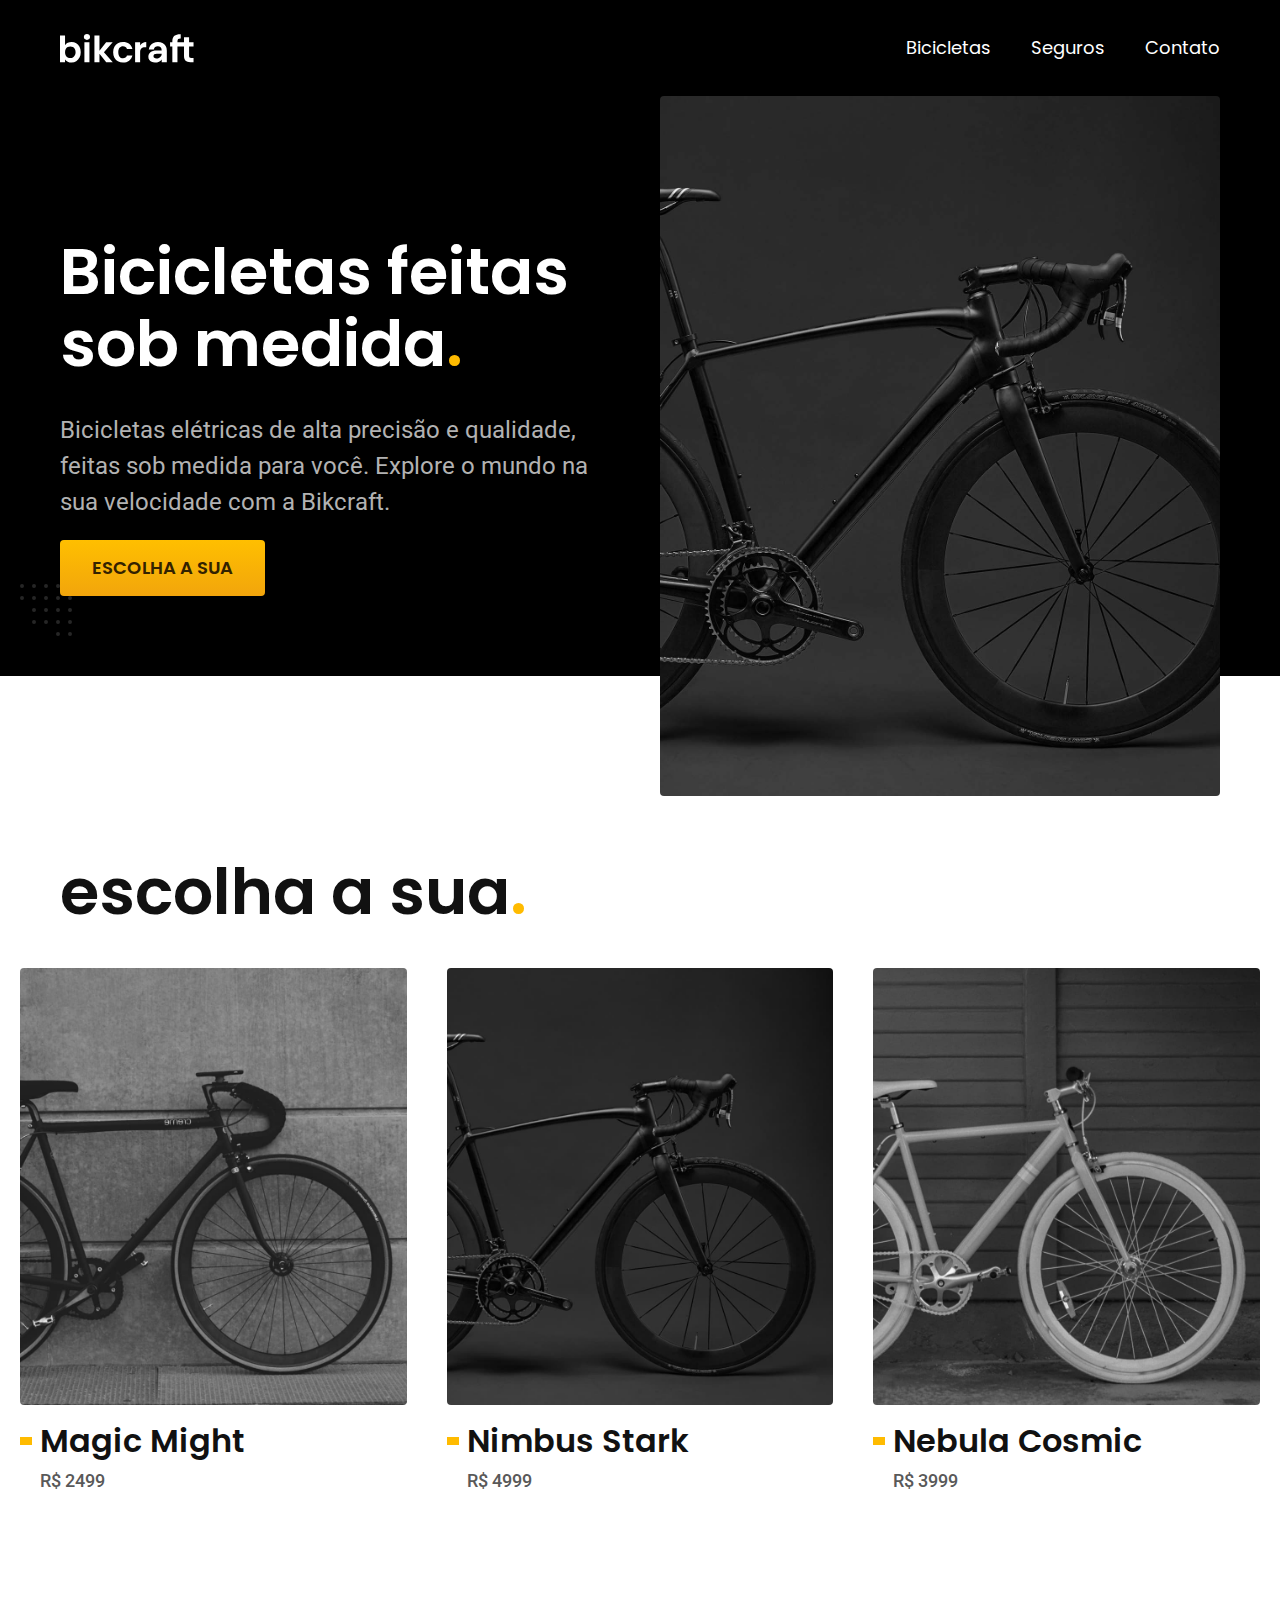
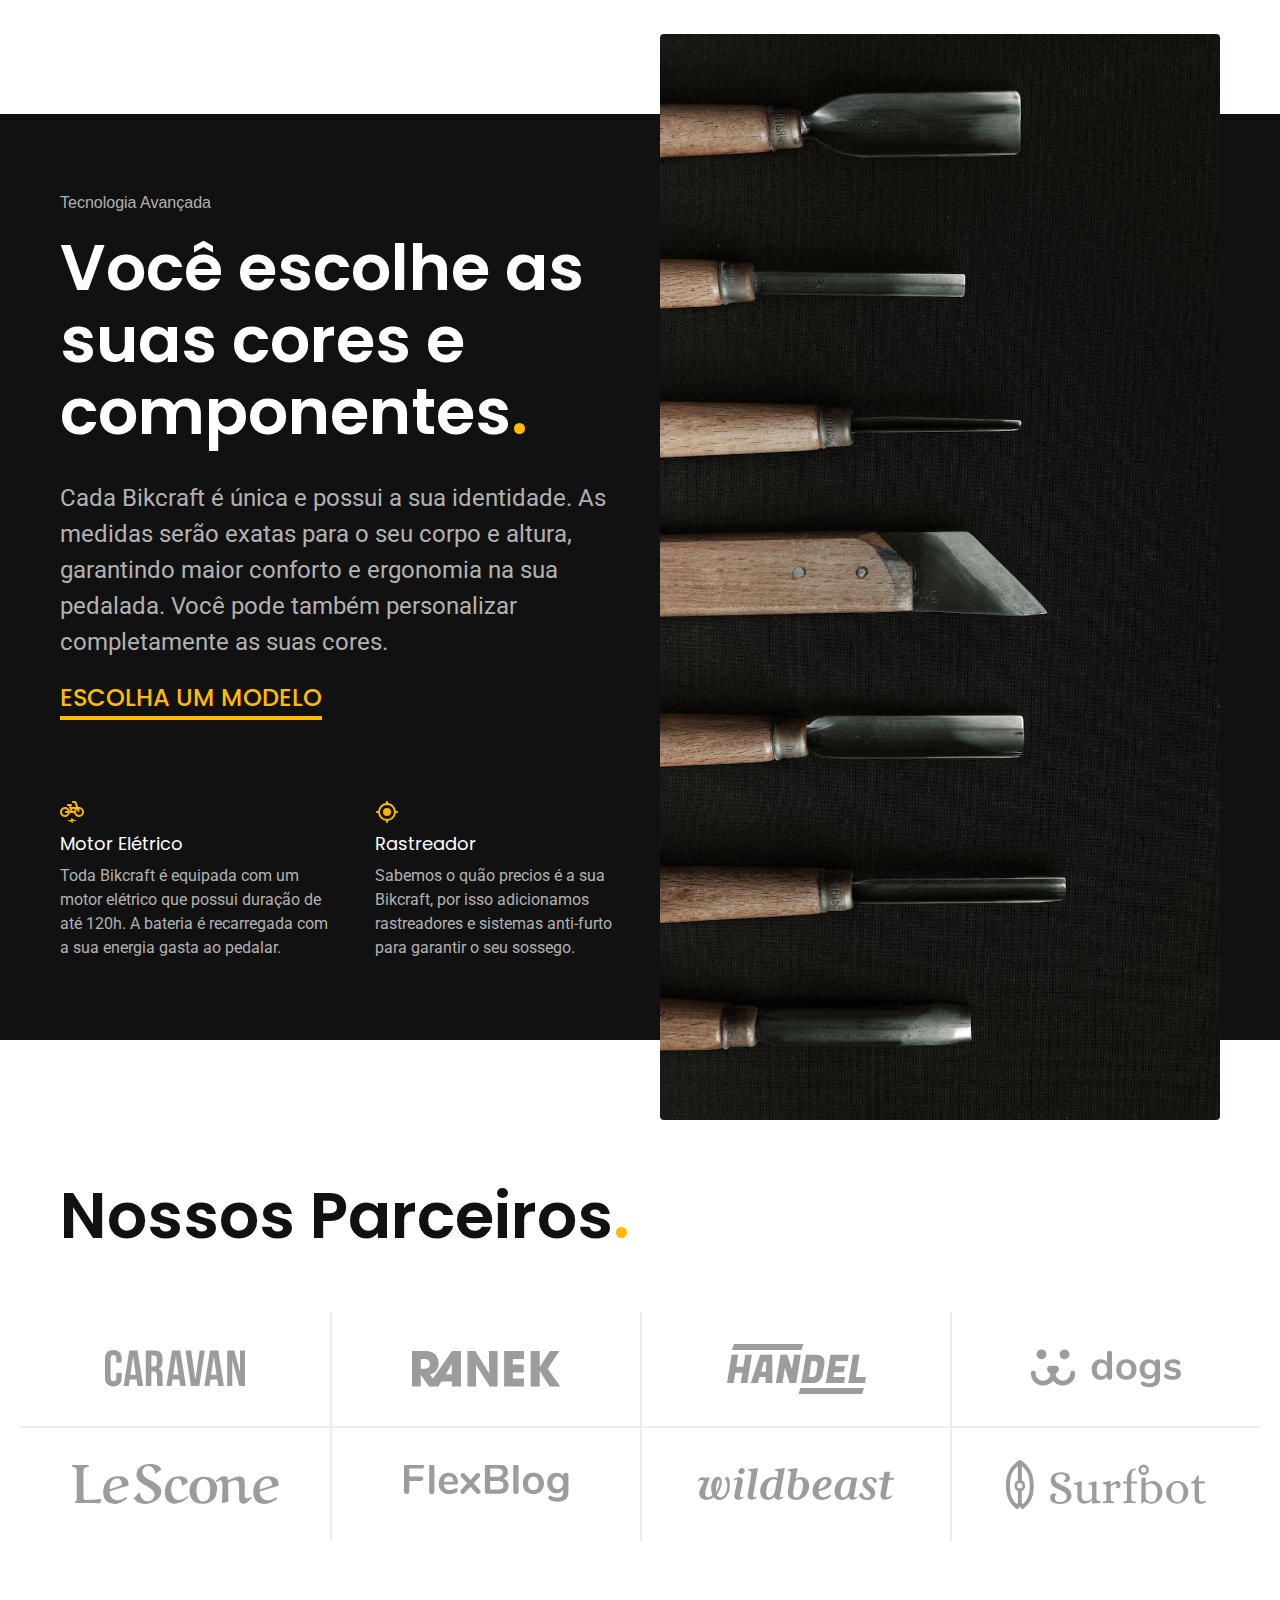
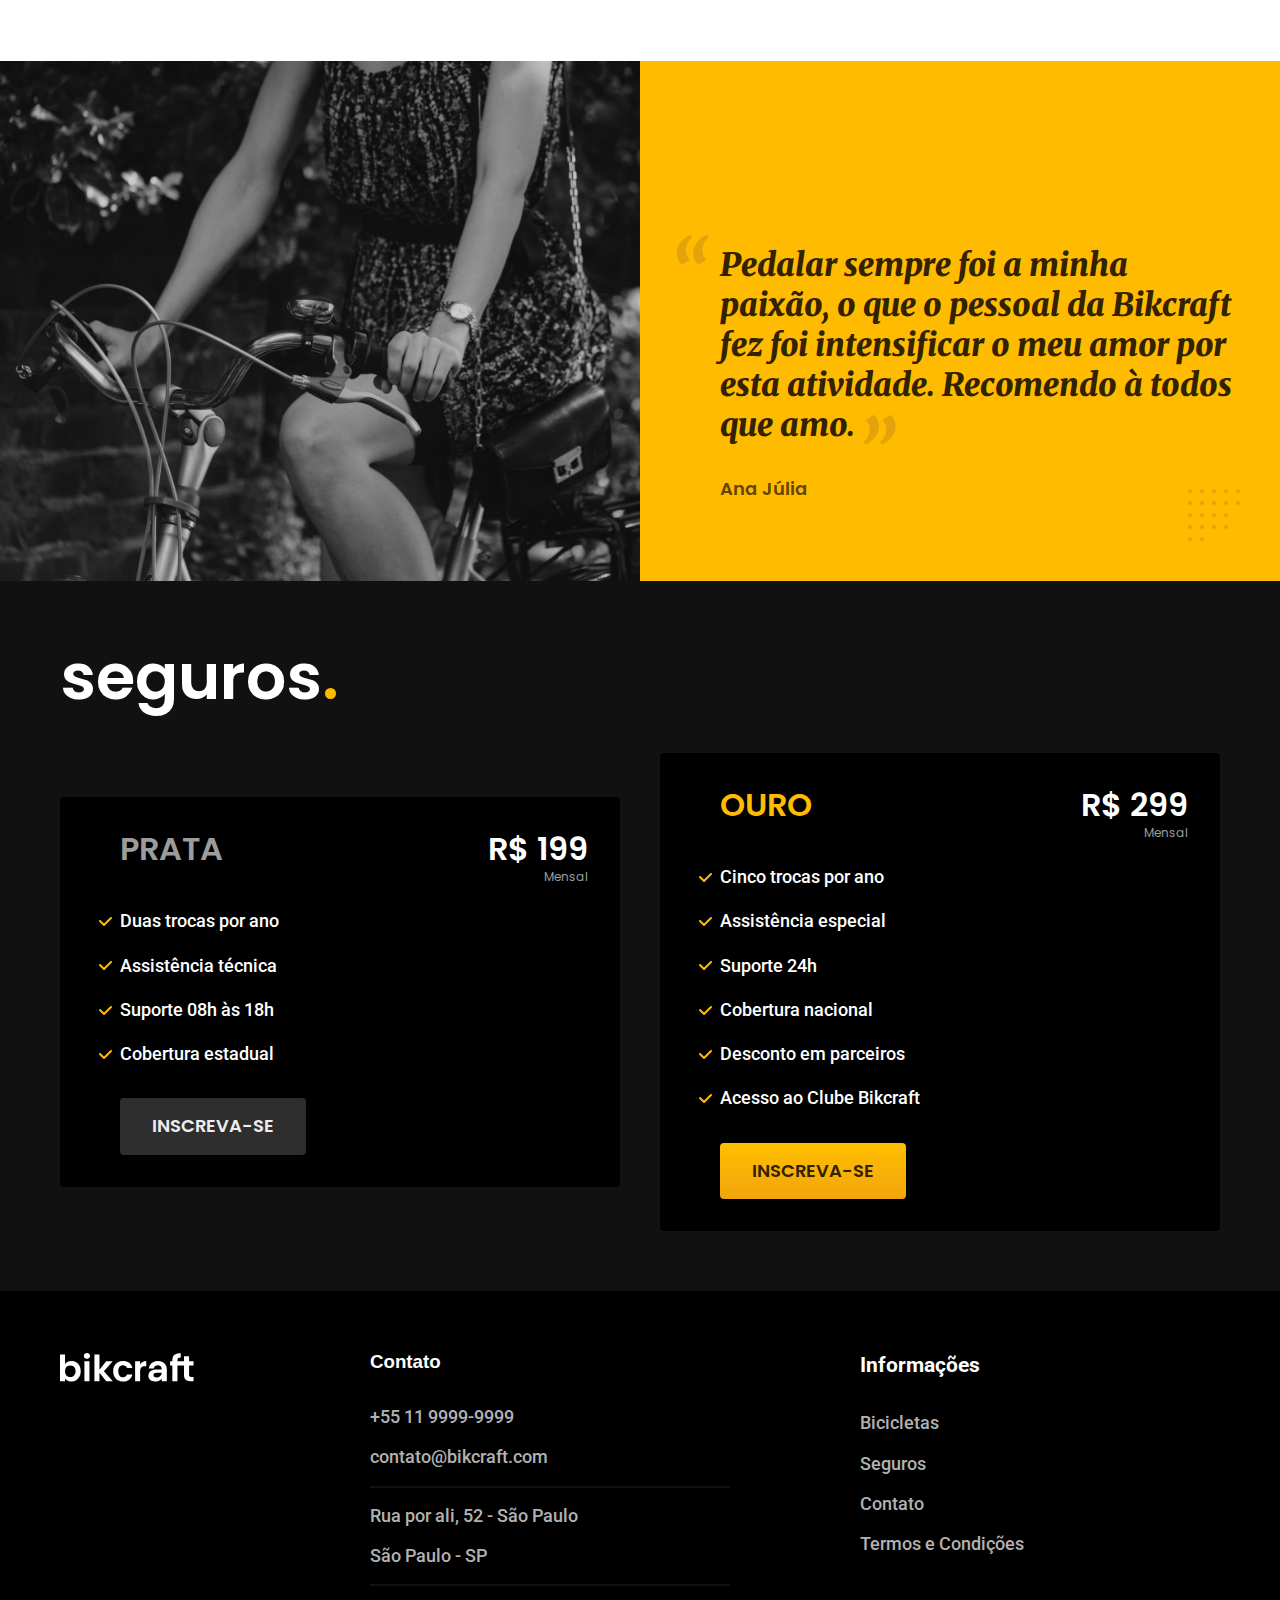
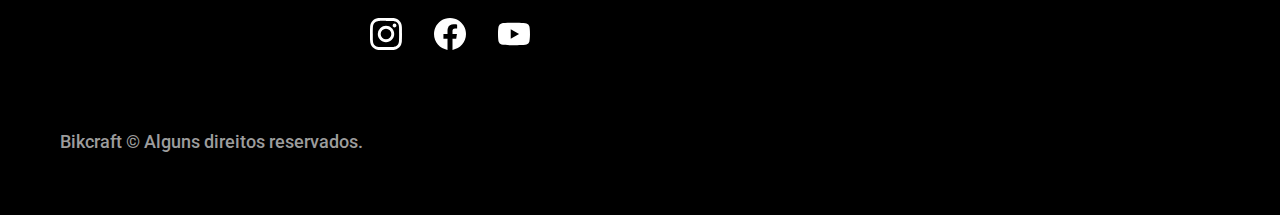
<file: index.html>
<!DOCTYPE html>
<html lang="pt-br">
  <head>
    <meta charset="UTF-8" />
    <meta name="viewport" content="width=device-width, initial-scale=1.0" />

    <title>Bikcraft - Bicicletas Elétricas</title>
    <meta
      name="description"
      content="Bicicletas elétricas de alta precisão e qualidade,  feitas sob medida para o cliente. Explore o mundo na sua velocidade com a Bikcraft."
    />
    <link rel="preload" href="./css/style.css" />
    <link rel="preload" href="./css/style.css" />
    <link rel="stylesheet" href="./css/style.css" />
    <link rel="preconnect" href="https://fonts.googleapis.com" />
    <link rel="preconnect" href="https://fonts.gstatic.com" crossorigin />
    <link
      href="https://fonts.googleapis.com/css2?family=Merriweather:ital,wght@0,900;1,900&family=Poppins:wght@400;600&family=Roboto:wght@400;500&display=swap"
      rel="stylesheet"
    />
  </head>

  <body>
    <header class="header-bg">
      <!-- bg = background que se expande ponta a ponta // estrutura disso c div p container -->
      <div class="header container">
        <a href="./"><img src="./img/bikcraft.svg" width="136" height="32" alt="Bikcraft" /></a>

        <nav aria-label="primaria">
          <ul class="header-menu font-1-m cor-0">
            <li><a href="./bicicletas.html">Bicicletas</a></li>
            <li><a href="./seguros.html">Seguros</a></li>
            <li><a href="./contato.html">Contato</a></li>
          </ul>
        </nav>
      </div>
    </header>

    <main class="introducao-bg">
      <div class="introducao container">
        <div class="introducao-conteudo">
          <h1 class="texto-grande font-1-xxl cor-0">
            Bicicletas feitas sob medida<span class="cor-p1">.</span>
          </h1>
          <p class="font-2-l cor-5">
            Bicicletas elétricas de alta precisão e qualidade, feitas sob medida
            para você. Explore o mundo na sua velocidade com a Bikcraft.
          </p>
          <a class="botao" href="./bicicletas.html">Escolha a sua</a>
        </div>
        <picture>
          <source media="(max-width: 800px)" srcset="./img/bicicletas/nimbus.jpg">
          <img
            src="./img/fotos/introducao.jpg" width="1280" height="1600"
            alt="Bicicleta elétrica preta."
          />
        </picture>
      </div>
    </main>
    <article class="bicicletas-lista">
      <h2 class="container font-1-xxl">
        escolha a sua<span class="cor-p1">.</span>
      </h2>

      <ul>
        <li>
          <a href="./bicicletas/magic.html">
            <img src="./img/bicicletas/magic-home.jpg" width="920" height="1040" alt="Bicicleta preta" />
            <h3 class="font-1-xl">Magic Might</h3>
            <span class="font-2-m cor-8">R$ 2499</span>
          </a>
        </li>
        <li>
          <a href="./bicicletas/nimbus.html">
            <img src="./img/bicicletas/nimbus-home.jpg"  width="920" height="1040" alt="Bicicleta preta" />
            <h3 class="font-1-xl">Nimbus Stark</h3>
            <span class="font-2-m cor-8">R$ 4999</span>
          </a>
        </li>
        <li>
          <a href="./bicicletas/nebula.html">
            <img src="./img/bicicletas/nebula-home.jpg"  width="920" height="1040" alt="Bicicleta preta" />
            <h3 class="font-1-xl">Nebula Cosmic</h3>
            <span class="font-2-m cor-8">R$ 3999</span>
          </a>
        </li>
      </ul>
    </article>

    <article class="tecnologia-bg">
      <div class="tecnologia container">
        <div class="tecnologia-conteudo">
          <span class="font-2-1-b cor-5">Tecnologia Avançada</span>
          <h2 class="font-1-xxl cor-0">
            Você escolhe as suas cores e componentes<span class="cor-p1"
              >.</span
            >
          </h2>
          <p class="font-2-l cor-5">
            Cada Bikcraft é única e possui a sua identidade. As medidas serão
            exatas para o seu corpo e altura, garantindo maior conforto e
            ergonomia na sua pedalada. Você pode também personalizar
            completamente as suas cores.
          </p>
          <a class="link" href="./bicicletas.html">Escolha um modelo</a>
          <div class="tecnologia-vantagens">
            <div>
              <img src="./img/icones/eletrica.svg" width="24" height="24" alt="" />
              <h3 class="font-1-m cor-0">Motor Elétrico</h3>
              <p class="font-2-s cor-5">
                Toda Bikcraft é equipada com um motor elétrico que possui
                duração de até 120h. A bateria é recarregada com a sua energia
                gasta ao pedalar.
              </p>
            </div>
            <div>
              <img src="./img/icones/rastreador.svg" width="24" height="24" alt="" />
              <h3 class="font-1-m cor-0">Rastreador</h3>
              <p class="font-2-s cor-5">
                Sabemos o quão precios é a sua Bikcraft, por isso adicionamos
                rastreadores e sistemas anti-furto para garantir o seu sossego.
              </p>
            </div>
          </div>
        </div>

        <div class="tecnologia-imagem">
          <img src="./img/fotos/tecnologia.jpg" width="1200" height="1920" alt="" />
        </div>
      </div>
    </article>

    <section class="parceiros" aria-label="Nossos Parceiros">
      <h2 class="container font-1-xxl">
        Nossos Parceiros<span class="cor-p1">.</span>
      </h2>

      <ul>
        <li><img src="./img/parceiros/caravan.svg" width="140" height="38" alt="caravan" /></li>
        <li><img src="./img/parceiros/ranek.svg" width="149" height="36" alt="ranek" /></li>
        <li><img src="./img/parceiros/handel.svg" width="139" height="50" alt="handel" /></li>
        <li><img src="./img/parceiros/dogs.svg" width="152" height="39" alt="dogs" /></li>
        <li><img src="./img/parceiros/lescone.svg" width="208" height="41" alt="lescone" /></li>
        <li><img src="./img/parceiros/flexblog.svg" width="165" height="38"alt="flexblog" /></li>
        <li><img src="./img/parceiros/wildbeast.svg" width="196" height="34"alt="wildbeast" /></li>
        <li><img src="./img/parceiros/surfbot.svg" width="200" height="49" alt="surfbot" /></li>
      </ul>
    </section>

    <section class="depoimento" aria-label="Depoimento">
      <div>
        <img
          src="./img/fotos/depoimento.jpg" width="1560" height="1360"
          alt="Pessoa pedalando uma bicicleta Bikcraft"
        />
      </div>
      <div class="depoimento-conteudo">
        <blockquote class="font-1-xl cor-p5">
          <p>
            Pedalar sempre foi a minha paixão, o que o pessoal da Bikcraft fez
            foi intensificar o meu amor por esta atividade. Recomendo à todos
            que amo.
          </p>
        </blockquote>
        <span class="font-1-m-b cor-p4">Ana Júlia</span>
      </div>
    </section>

    <article class="seguros-bg">
      <div class="seguros container">
        <h2 class="font-1-xxl cor-0">seguros<span class="cor-p1">.</span></h2>
        <div class="seguros-item">
          <h3 class="font-1-xl cor-6">PRATA</h3>
          <span class="font-1-xl cor-0"
            >R$ 199<span class="font-1-xs cor-6">Mensal</span></span
          >
          <ul class="font-2-m cor-0">
            <li>Duas trocas por ano</li>
            <li>Assistência técnica</li>
            <li>Suporte 08h às 18h</li>
            <li>Cobertura estadual</li>
          </ul>
          <a class="botao secundario" href="./orcamento.html">Inscreva-se</a>
        </div>
        <div class="seguros-item">
          <h3 class="font-1-xl cor-p1">OURO</h3>
          <span class="font-1-xl cor-0"
            >R$ 299<span class="font-1-xs cor-6">Mensal</span></span
          >
          <ul class="font-2-m cor-0">
            <li>Cinco trocas por ano</li>
            <li>Assistência especial</li>
            <li>Suporte 24h</li>
            <li>Cobertura nacional</li>
            <li>Desconto em parceiros</li>
            <li>Acesso ao Clube Bikcraft</li>
          </ul>
          <a class="botao" href="./orcamento.html">Inscreva-se</a>
        </div>
      </div>
    </article>

    <footer class="footer-bg">
      <div class="footer container">
        <img src="./img/bikcraft.svg" width="136" height="32" alt="Bikcraft" />
        <div class="footer-contato">
          <h3 class="font-2-1-b cor-0">Contato</h3>
          <ul class="font-2-m cor-5">
            <li><a href="tel:+551199999999">+55 11 9999-9999</a></li>
            <li>
              <a href="mailto:contato@bikcraft.com">contato@bikcraft.com</a>
            </li>
            <li>Rua por ali, 52 - São Paulo</li>
            <li>São Paulo - SP</li>
          </ul>
          <div class="footer-redes">
            <a href="./">
              <img src="./img/redes/instagram.svg" width="32" height="32" alt="Instagram" />
            </a>
            <a href="./">
              <img src="./img/redes/facebook.svg" width="32" height="32"  alt="Facebook" />
            </a>
            <a href="./">
              <img src="./img/redes/youtube.svg" width="32" height="32" alt="Youtube" />
            </a>
          </div>
        </div>
        <div class="footer-informacoes font-2-m cor-5">
          <h3 class="font-2-1-b cor-0">Informações</h3>
          <nav>
            <ul>
              <li><a href="./bicicletas.html">Bicicletas</a></li>
              <li><a href="./seguros.html">Seguros</a></li>
              <li><a href="./contato.html">Contato</a></li>
              <li><a href="./termos.html">Termos e Condições</a></li>
            </ul>
          </nav>
        </div>
        <p class="footer-copy font-2-m cor-6">
          Bikcraft © Alguns direitos reservados.
        </p>
      </div>
    </footer>
  </body>
</html>
</file>
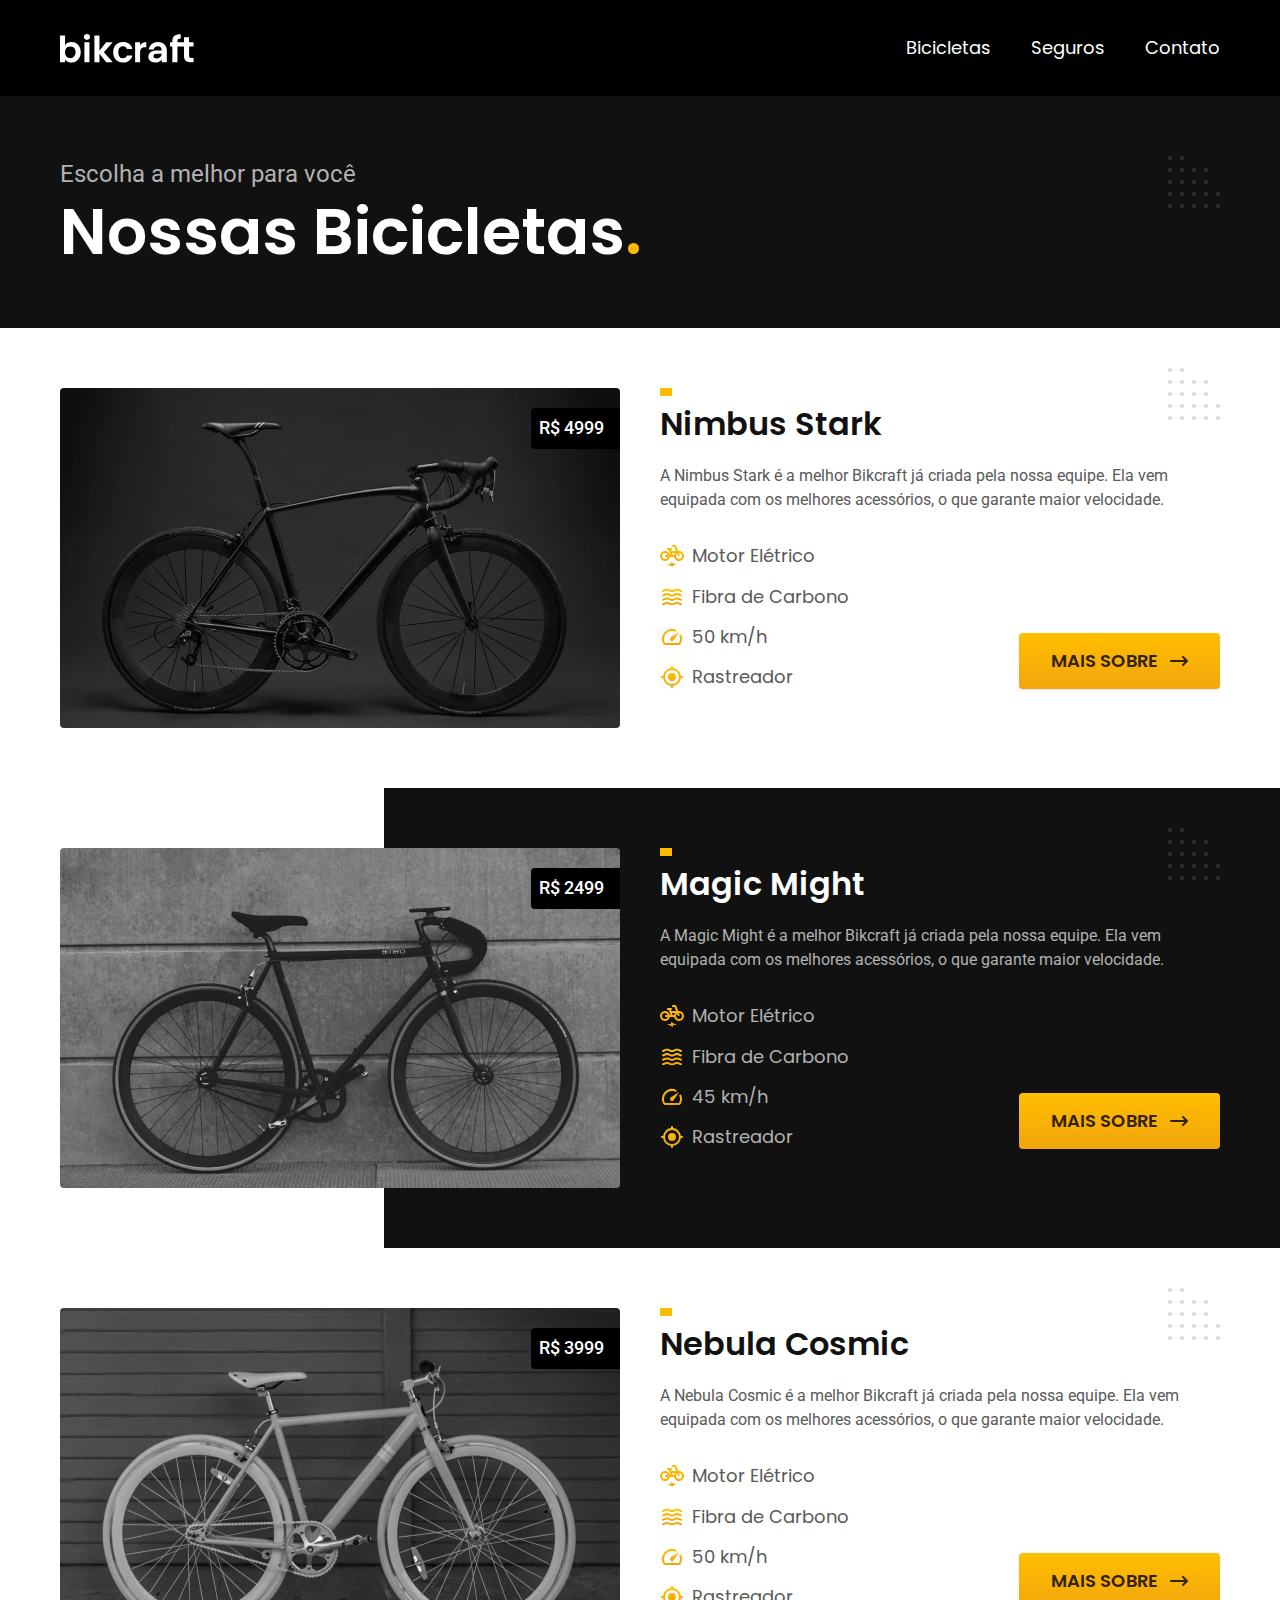
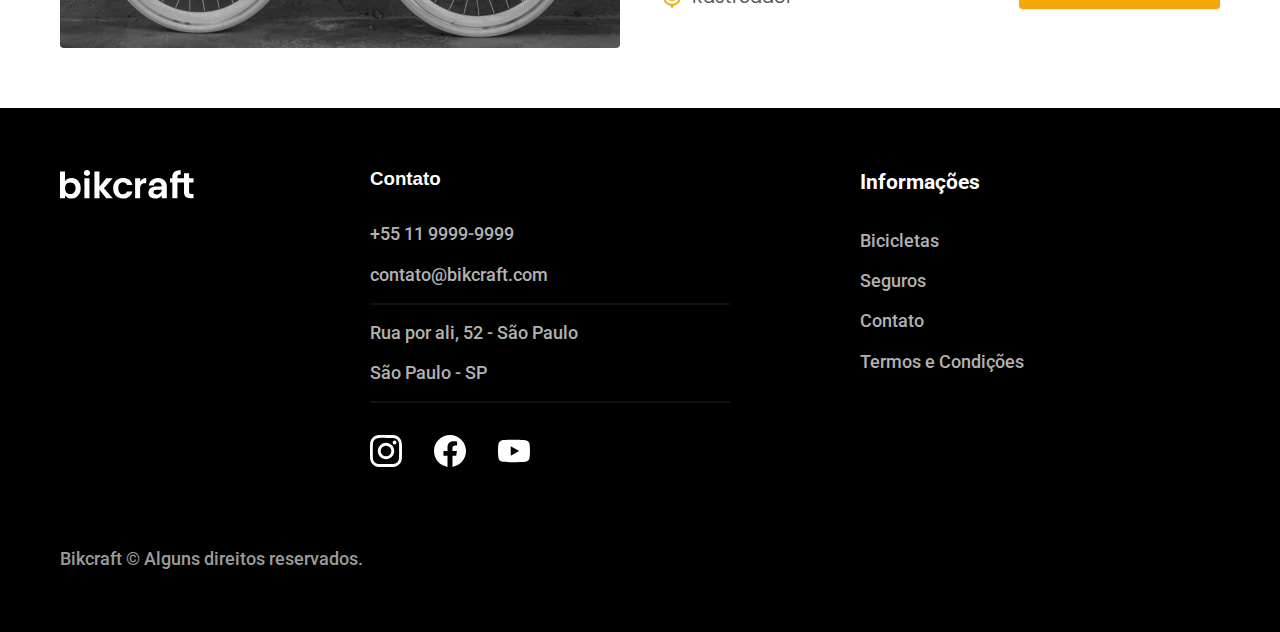
<file: bicicletas.html>
<!DOCTYPE html>
<html lang="pt-br">
  <head>
    <meta charset="UTF-8" />
    <meta name="viewport" content="width=device-width, initial-scale=1.0" />

    <title>Bicicletas | Bikcraft</title>
    <meta name="description" content="Bicicletas oferecidas pela Bikcraft." />

    <link rel="preload" href="./css/style.css" />
    <link rel="stylesheet" href="./css/style.css" />
    <link rel="preconnect" href="https://fonts.googleapis.com" />
    <link rel="preconnect" href="https://fonts.gstatic.com" crossorigin />
    <link
      href="https://fonts.googleapis.com/css2?family=Merriweather:ital,wght@0,900;1,900&family=Poppins:wght@400;600&family=Roboto:wght@400;500&display=swap"
      rel="stylesheet"
    />
  </head>

  <body id="bicicletas">
    <header class="header-bg">
      <!-- bg = background que se expande ponta a ponta // estrutura disso c div p container -->
      <div class="header container">
        <a href="./"><img src="./img/bikcraft.svg" alt="Bikcraft" /></a>

        <nav aria-label="primaria">
          <ul class="header-menu font-1-m cor-0">
            <li><a href="./bicicletas.html">Bicicletas</a></li>
            <li><a href="./seguros.html">Seguros</a></li>
            <li><a href="./contato.html">Contato</a></li>
          </ul>
        </nav>
      </div>
    </header>

    <main>
      <div class="titulo-bg">
        <div class="titulo container">
          <p class="font-2-l cor-5">Escolha a melhor para você</p>
          <h1 class="font-1-xxl cor-0">
            Nossas Bicicletas<span class="cor-p1">.</span>
          </h1>
        </div>
      </div>

      <div>
        <div class="bicicletas container">
          <div class="bicicletas-imagem">
            <img src="./img/bicicletas/nimbus.jpg" alt="Bicicleta preta" />
            <span class="font-2-m cor-0">R$ 4999</span>
          </div>
          <div class="bicicletas-conteudo">
            <h2 class="font-1-xl">Nimbus Stark</h2>
            <p class="font-2-s cor-8">
              A Nimbus Stark é a melhor Bikcraft já criada pela nossa equipe.
              Ela vem equipada com os melhores acessórios, o que garante maior
              velocidade.
            </p>
            <ul class="font-1-m cor-8">
              <li>
                <img src="./img/icones/eletrica.svg" alt="" />Motor Elétrico
              </li>
              <li>
                <img src="./img/icones/carbono.svg" alt="" />Fibra de Carbono
              </li>
              <li><img src="./img/icones/velocidade.svg" alt="" />50 km/h</li>
              <li>
                <img src="./img/icones/rastreador.svg" alt="" />Rastreador
              </li>
            </ul>
            <a class="botao seta" href="./bicicletas/nimbus.html">mais sobre</a>
          </div>
        </div>
      </div>

      <div class="bicicletas-bg">
        <div class="bicicletas container">
          <div class="bicicletas-imagem">
            <img src="./img/bicicletas/magic.jpg" alt="Bicicleta preta" />
            <span class="font-2-m cor-0">R$ 2499</span>
          </div>
          <div class="bicicletas-conteudo">
            <h2 class="font-1-xl cor-0">Magic Might</h2>
            <p class="font-2-s cor-5">
              A Magic Might é a melhor Bikcraft já criada pela nossa equipe. Ela
              vem equipada com os melhores acessórios, o que garante maior
              velocidade.
            </p>
            <ul class="font-1-m cor-5">
              <li>
                <img src="./img/icones/eletrica.svg" alt="" />Motor Elétrico
              </li>
              <li>
                <img src="./img/icones/carbono.svg" alt="" />Fibra de Carbono
              </li>
              <li><img src="./img/icones/velocidade.svg" alt="" />45 km/h</li>
              <li>
                <img src="./img/icones/rastreador.svg" alt="" />Rastreador
              </li>
            </ul>
            <a class="botao seta" href="./bicicletas/magic.html">mais sobre</a>
          </div>
        </div>
      </div>

      <div>
        <div class="bicicletas container">
          <div class="bicicletas-imagem">
            <img src="./img/bicicletas/nebula.jpg" alt="Bicicleta preta" />
            <span class="font-2-m cor-0">R$ 3999</span>
          </div>
          <div class="bicicletas-conteudo">
            <h2 class="font-1-xl">Nebula Cosmic</h2>
            <p class="font-2-s cor-8">
              A Nebula Cosmic é a melhor Bikcraft já criada pela nossa equipe.
              Ela vem equipada com os melhores acessórios, o que garante maior
              velocidade.
            </p>
            <ul class="font-1-m cor-8">
              <li>
                <img src="./img/icones/eletrica.svg" alt="" />Motor Elétrico
              </li>
              <li>
                <img src="./img/icones/carbono.svg" alt="" />Fibra de Carbono
              </li>
              <li><img src="./img/icones/velocidade.svg" alt="" />50 km/h</li>
              <li>
                <img src="./img/icones/rastreador.svg" alt="" />Rastreador
              </li>
            </ul>
            <a class="botao seta" href="./bicicletas/nebula.html">mais sobre</a>
          </div>
        </div>
      </div>
    </main>

    <footer class="footer-bg">
      <div class="footer container">
        <img src="./img/bikcraft.svg" alt="Bikcraft" />
        <div class="footer-contato">
          <h3 class="font-2-1-b cor-0">Contato</h3>
          <ul class="font-2-m cor-5">
            <li><a href="tel:+551199999999">+55 11 9999-9999</a></li>
            <li>
              <a href="mailto:contato@bikcraft.com">contato@bikcraft.com</a>
            </li>
            <li>Rua por ali, 52 - São Paulo</li>
            <li>São Paulo - SP</li>
          </ul>
          <div class="footer-redes">
            <a href="./">
              <img src="./img/redes/instagram.svg" alt="Instagram" />
            </a>
            <a href="./">
              <img src="./img/redes/facebook.svg" alt="Facebook" />
            </a>
            <a href="./">
              <img src="./img/redes/youtube.svg" alt="Youtube" />
            </a>
          </div>
        </div>
        <div class="footer-informacoes font-2-m cor-5">
          <h3 class="font-2-1-b cor-0">Informações</h3>
          <nav>
            <ul>
              <li><a href="./bicicletas.html">Bicicletas</a></li>
              <li><a href="./seguros.html">Seguros</a></li>
              <li><a href="./contato.html">Contato</a></li>
              <li><a href="./termos.html">Termos e Condições</a></li>
            </ul>
          </nav>
        </div>
        <p class="footer-copy font-2-m cor-6">
          Bikcraft © Alguns direitos reservados.
        </p>
      </div>
    </footer>
  </body>
</html>
</file>
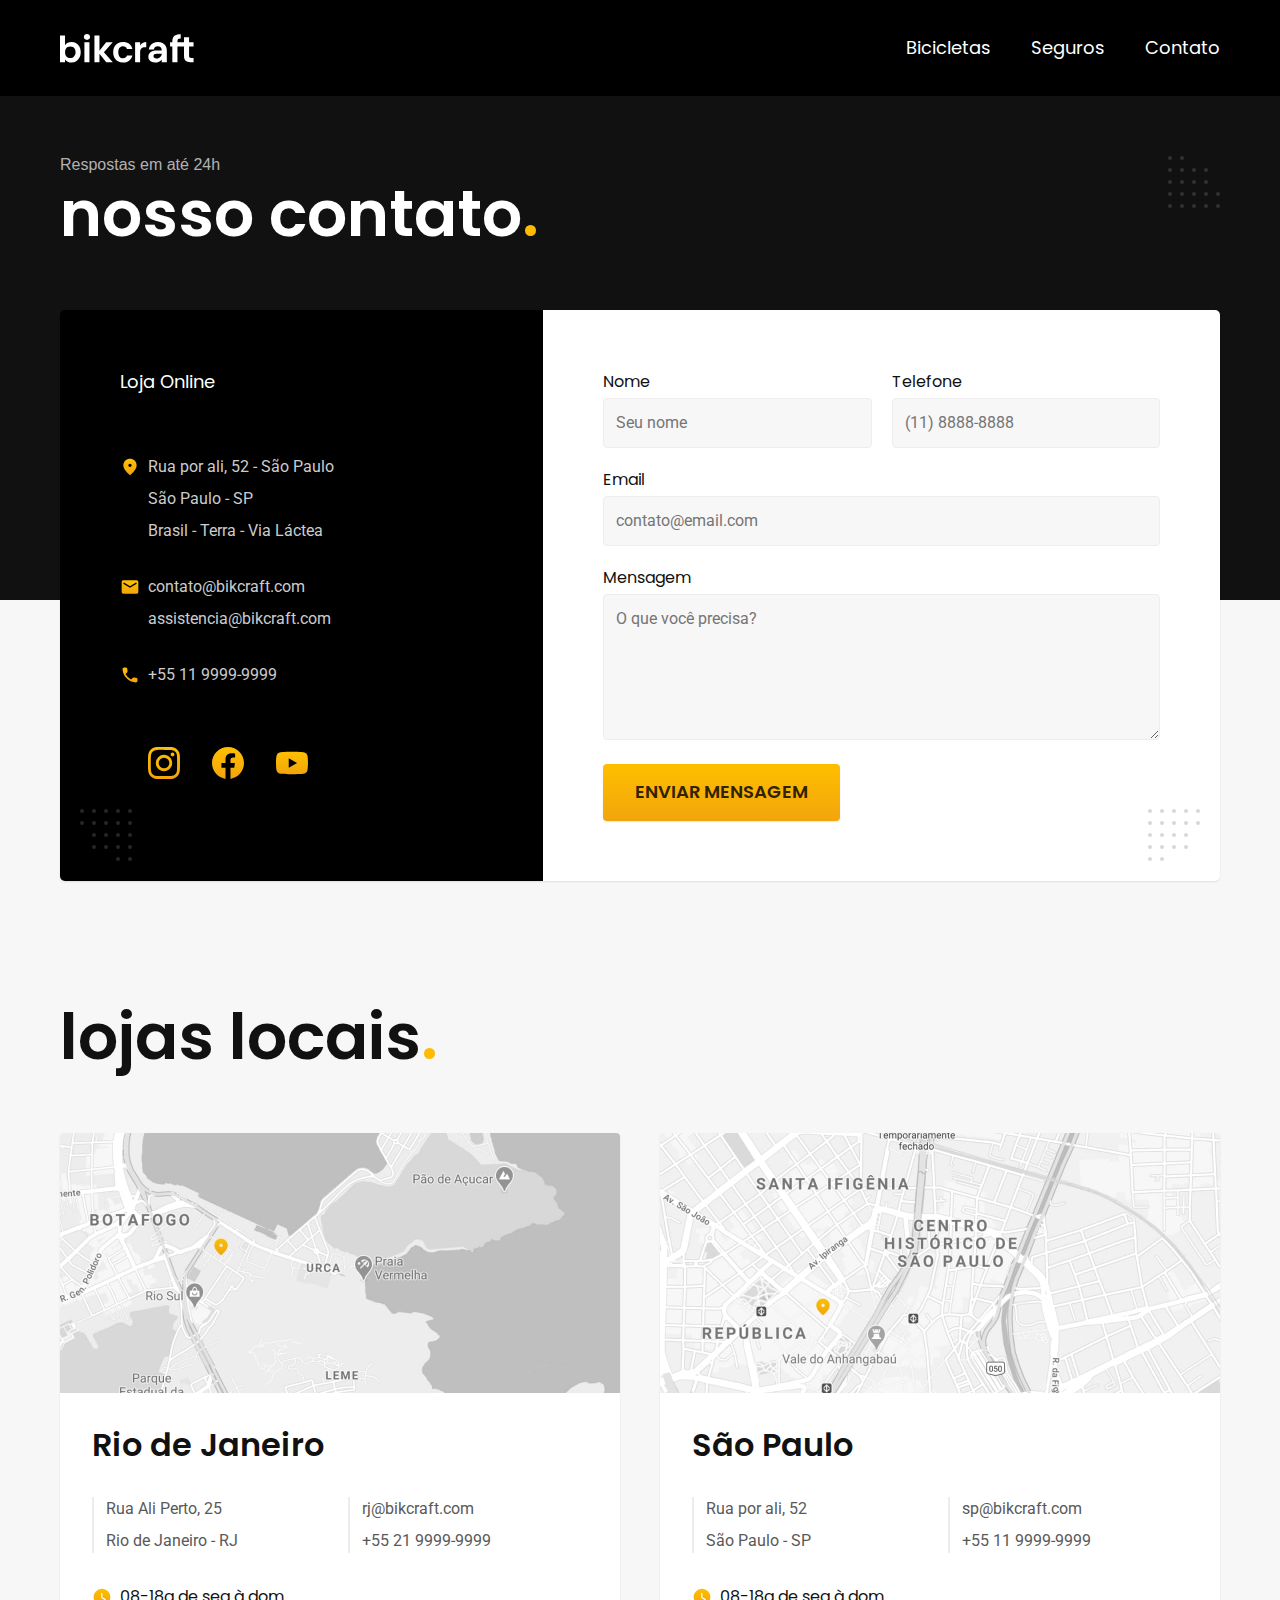
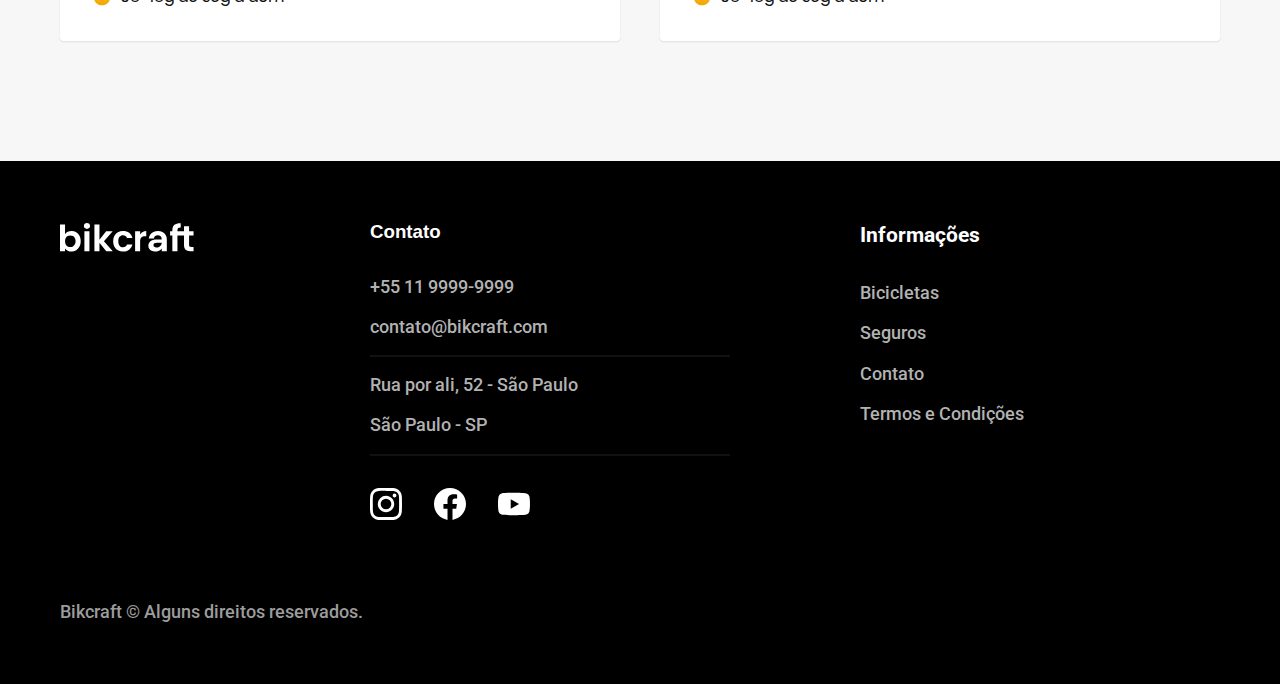
<file: contato.html>
<!DOCTYPE html>
<html lang="pt-br">
  <head>
    <meta charset="UTF-8" />
    <meta name="viewport" content="width=device-width, initial-scale=1.0" />

    <title>Contato | Bikcraft</title>
    <meta name="description" content="Termos e condições." />

    <link rel="preload" href="./css/style.css" />
    <link rel="stylesheet" href="./css/style.css" />
    <link rel="preconnect" href="https://fonts.googleapis.com" />
    <link rel="preconnect" href="https://fonts.gstatic.com" crossorigin />
    <link
      href="https://fonts.googleapis.com/css2?family=Merriweather:ital,wght@0,900;1,900&family=Poppins:wght@400;600&family=Roboto:wght@400;500&display=swap"
      rel="stylesheet"
    />
  </head>

  <body id="contato">
    <header class="header-bg">
      <!-- bg = background que se expande ponta a ponta // estrutura disso c div p container -->
      <div class="header container">
        <a href="./"><img src="./img/bikcraft.svg" alt="Bikcraft" /></a>

        <nav aria-label="primaria">
          <ul class="header-menu font-1-m cor-0">
            <li><a href="./bicicletas.html">Bicicletas</a></li>
            <li><a href="./seguros.html">Seguros</a></li>
            <li><a href="./contato.html">Contato</a></li>
          </ul>
        </nav>
      </div>
    </header>

    <main>
      <div class="titulo-bg">
        <div class="titulo container">
          <p class="font-2-1-b cor-5">Respostas em até 24h</p>
          <h1 class="font-1-xxl cor-0">
            nosso contato<span class="cor-p1">.</span>
          </h1>
        </div>
      </div>

      <div class="contato container">
        <section class="contato-dados" aria-label="Endereço">
          <h2 class="font-1-m cor-0">Loja Online</h2>
          <div class="contato-endereco font-2-s cor-4">
            <p>Rua por ali, 52 - São Paulo</p>
            <p>São Paulo - SP</p>
            <p>Brasil - Terra - Via Láctea</p>
          </div>
          <address class="contato-meios font-2-s cor-4">
            <a href="mailto:contato@bikcraft.com">contato@bikcraft.com</a>
            <a href="mailto:assistencia@bikcraft.com"
              >assistencia@bikcraft.com</a
            >
            <a href="tel:+551199999999">+55 11 9999-9999</a>
          </address>
          <div class="contato-redes">
            <a href="./">
              <img src="./img/redes/instagram-p.svg" alt="Instagram" />
            </a>
            <a href="./">
              <img src="./img/redes/facebook-p.svg" alt="Facebook" />
            </a>
            <a href="./">
              <img src="./img/redes/youtube-p.svg" alt="Youtube" />
            </a>
          </div>
        </section>

        <section class="contato-formulario" aria-label="Formulário">
          <form class="form" action="./contato.html">
            <div>
              <label for="nome">Nome</label>
              <input type="text" id="nome" name="nome" placeholder="Seu nome" />
            </div>
            <div>
              <label for="telefone">Telefone</label>
              <input
                type="text"
                id="telefone"
                name="telefone"
                placeholder="(11) 8888-8888"
              />
            </div>
            <div class="col-2">
              <label for="email">Email</label>
              <input
                type="email"
                id="email"
                name="email"
                placeholder="contato@email.com"
              />
            </div>
            <div class="col-2">
              <label for="mensagem">Mensagem</label>
              <textarea
                rows="5"
                id="mensagem"
                name="mensagem"
                placeholder="O que você precisa?"
              ></textarea>
              <button class="botao col-2">Enviar Mensagem</button>
            </div>
          </form>
        </section>
      </div>
    </main>

    <article class="lojas container">
      <h2 class="font-1-xxl">lojas locais<span class="cor-p1">.</span></h2>
      <div class="lojas-item">
        <img
          src="./img/lojas/rj.jpg"
          alt="mapa marcando o endereço em Rua Ali Perto, 25 - Rio de Janeiro, RJ"
        />
        <div class="lojas-conteudo">
          <h3 class="font-1-xl">Rio de Janeiro</h3>
          <div class="lojas-dados font-2-s cor-8">
            <p>Rua Ali Perto, 25</p>
            <p>Rio de Janeiro - RJ</p>
          </div>
          <div class="lojas-dados font-2-s cor-8">
            <a href="mailto:rj@bikcraft.com">rj@bikcraft.com</a>
            <a href="tel:+551199999999">+55 21 9999-9999</a>
          </div>
          <p class="lojas-tempo font-1-s">
            <img src="./img/icones/horario.svg" alt="" /> 08-18g de seg à dom
          </p>
        </div>
      </div>

      <div class="lojas-item">
        <img
          src="./img/lojas/sp.jpg"
          alt="mapa marcando o endereço em Rua por ali, 52 - São Paulo - SP"
        />
        <div class="lojas-conteudo">
          <h3 class="font-1-xl">São Paulo</h3>
          <div class="lojas-dados font-2-s cor-8">
            <p>Rua por ali, 52</p>
            <p>São Paulo - SP</p>
          </div>
          <div class="lojas-dados font-2-s cor-8">
            <a href="mailto:sp@bikcraft.com">sp@bikcraft.com</a>
            <a href="tel:+551199999999">+55 11 9999-9999</a>
          </div>
          <p class="lojas-tempo font-1-s">
            <img src="./img/icones/horario.svg" alt="" /> 08-18g de seg à dom
          </p>
        </div>
      </div>
    </article>

    <footer class="footer-bg">
      <div class="footer container">
        <img src="./img/bikcraft.svg" alt="Bikcraft" />
        <div class="footer-contato">
          <h3 class="font-2-1-b cor-0">Contato</h3>
          <ul class="font-2-m cor-5">
            <li><a href="tel:+551199999999">+55 11 9999-9999</a></li>
            <li>
              <a href="mailto:contato@bikcraft.com">contato@bikcraft.com</a>
            </li>
            <li>Rua por ali, 52 - São Paulo</li>
            <li>São Paulo - SP</li>
          </ul>
          <div class="footer-redes">
            <a href="./">
              <img src="./img/redes/instagram.svg" alt="Instagram" />
            </a>
            <a href="./">
              <img src="./img/redes/facebook.svg" alt="Facebook" />
            </a>
            <a href="./">
              <img src="./img/redes/youtube.svg" alt="Youtube" />
            </a>
          </div>
        </div>
        <div class="footer-informacoes font-2-m cor-5">
          <h3 class="font-2-1-b cor-0">Informações</h3>
          <nav>
            <ul>
              <li><a href="./bicicletas.html">Bicicletas</a></li>
              <li><a href="./seguros.html">Seguros</a></li>
              <li><a href="./contato.html">Contato</a></li>
              <li><a href="./termos.html">Termos e Condições</a></li>
            </ul>
          </nav>
        </div>
        <p class="footer-copy font-2-m cor-6">
          Bikcraft © Alguns direitos reservados.
        </p>
      </div>
    </footer>
  </body>
</html>
</file>
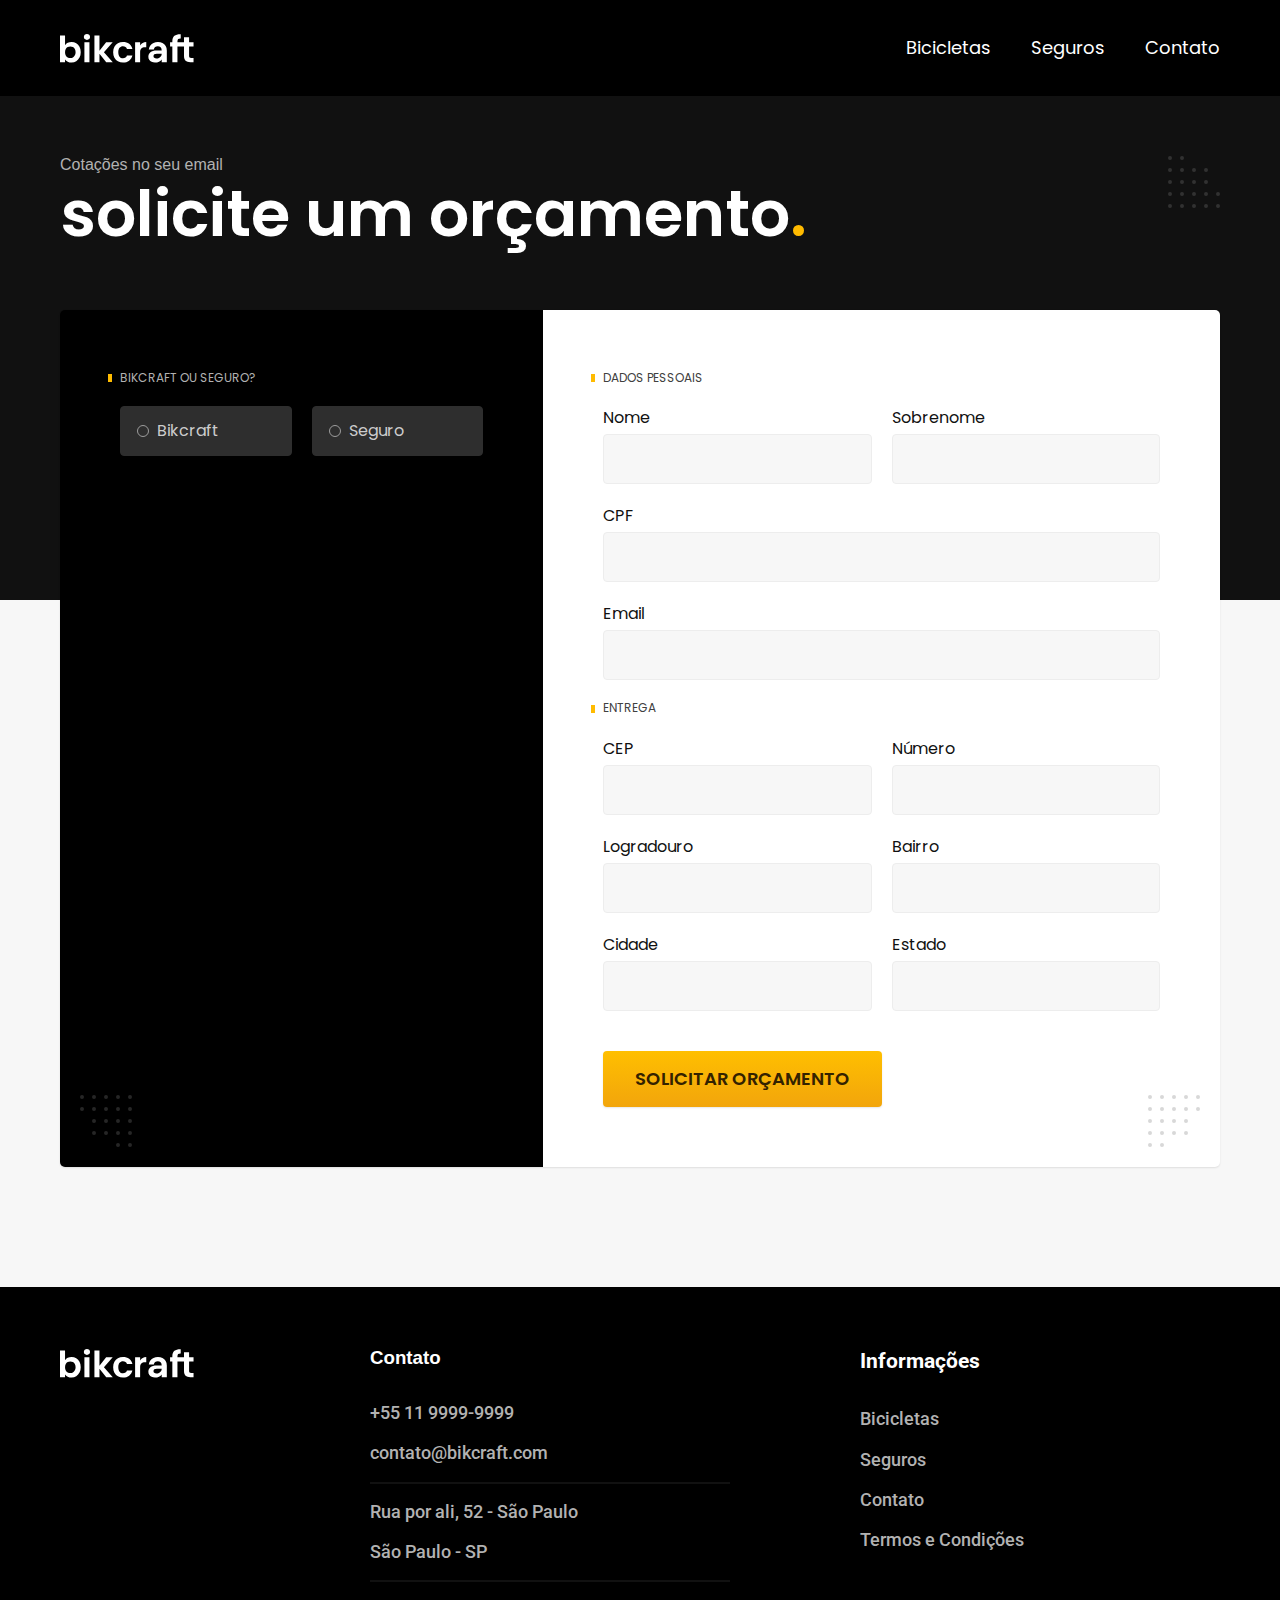
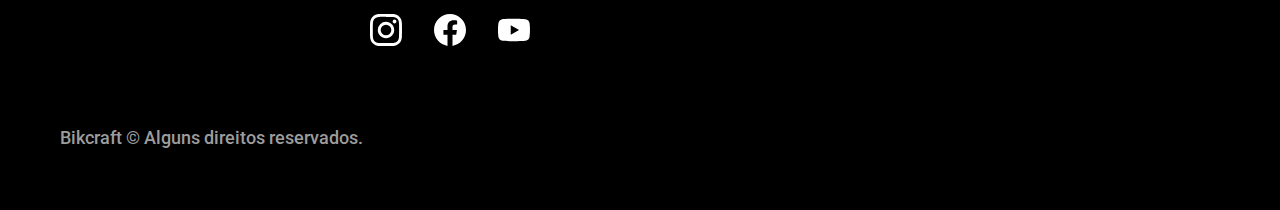
<file: orcamento.html>
<!DOCTYPE html>
<html lang="pt-br">
  <head>
    <meta charset="UTF-8" />
    <meta name="viewport" content="width=device-width, initial-scale=1.0" />

    <title>Orçamento | Bikcraft</title>
    <meta name="description" content="Termos e condições." />

    <link rel="preload" href="./css/style.css" />
    <link rel="stylesheet" href="./css/style.css" />
    <link rel="preconnect" href="https://fonts.googleapis.com" />
    <link rel="preconnect" href="https://fonts.gstatic.com" crossorigin />
    <link
      href="https://fonts.googleapis.com/css2?family=Merriweather:ital,wght@0,900;1,900&family=Poppins:wght@400;600&family=Roboto:wght@400;500&display=swap"
      rel="stylesheet"
    />
  </head>

  <body id="orcamento">
    <header class="header-bg">
      <!-- bg = background que se expande ponta a ponta // estrutura disso c div p container -->
      <div class="header container">
        <a href="./"><img src="./img/bikcraft.svg" alt="Bikcraft" /></a>

        <nav aria-label="primaria">
          <ul class="header-menu font-1-m cor-0">
            <li><a href="./bicicletas.html">Bicicletas</a></li>
            <li><a href="./seguros.html">Seguros</a></li>
            <li><a href="./contato.html">Contato</a></li>
          </ul>
        </nav>
      </div>
    </header>

    <main>
      <div class="titulo-bg">
        <div class="titulo container">
          <p class="font-2-1-b cor-5">Cotações no seu email</p>
          <h1 class="font-1-xxl cor-0">
            solicite um orçamento<span class="cor-p1">.</span>
          </h1>
        </div>
      </div>

      <form class="orcamento container" action="./">
        <div class="orcamento-produto">
          <h2 class="font-1-xs cor-5">Bikcraft ou Seguro?</h2>

          <input type="radio" name="tipo" value="bikcraft" id="bikcraft" />
          <label for="bikcraft">Bikcraft</label>

          <input type="radio" name="tipo" value="seguro" id="seguro" />
          <label for="seguro">Seguro</label>

          <div class="orcamento-conteudo" id="orcamento-bikcraft">
            <h2 class="font-1-xs cor-5">Escolha a sua</h2>

            <input type="radio" name="produto" value="nimbus" id="nimbus" />
            <label for="nimbus">Nimbus Stark <span>R$ 4999</span></label>
            <div class="orcamento-detalhes">
              <ul class="font-1-xs cor-8">
                <li>
                  <img src="./img/icones/eletrica.svg" alt="" />Motor Elétrico
                </li>
                <li>
                  <img src="./img/icones/carbono.svg" alt="" />Fibra de Carbono
                </li>
                <li><img src="./img/icones/velocidade.svg" alt="" />50km/h</li>
                <li>
                  <img src="./img/icones/rastreador.svg" alt="" />Rastreador
                </li>
              </ul>
              <img src="./img/bicicletas/nimbus.jpg" alt="Bicicleta preta" />
            </div>

            <input type="radio" name="produto" value="magic" id="magic" />
            <label for="magic">Magic Might <span>R$ 2499</span></label>

            <div class="orcamento-detalhes">
              <ul class="font-1-xs cor-8">
                <li>
                  <img src="./img/icones/eletrica.svg" alt="" />Motor Elétrico
                </li>
                <li>
                  <img src="./img/icones/carbono.svg" alt="" />Fibra de Carbono
                </li>
                <li><img src="./img/icones/velocidade.svg" alt="" />50km/h</li>
                <li>
                  <img src="./img/icones/rastreador.svg" alt="" />Rastreador
                </li>
              </ul>
              <img src="./img/bicicletas/magic.jpg" alt="Bicicleta preta" />
            </div>

            <input type="radio" name="produto" value="nebula" id="nebula" />
            <label for="nebula">Nebula Cosmic <span>R$ 3999</span></label>

            <div class="orcamento-detalhes">
              <ul class="font-1-xs cor-8">
                <li>
                  <img src="./img/icones/eletrica.svg" alt="" />Motor Elétrico
                </li>
                <li>
                  <img src="./img/icones/carbono.svg" alt="" />Fibra de Carbono
                </li>
                <li><img src="./img/icones/velocidade.svg" alt="" />50km/h</li>
                <li>
                  <img src="./img/icones/rastreador.svg" alt="" />Rastreador
                </li>
              </ul>
              <img src="./img/bicicletas/nebula.jpg" alt="Bicicleta branca" />
            </div>
          </div>

          <div class="orcamento-conteudo" id="orcamento-seguro">
            <h2 class="font-1-xs cor-5">Escolha o plano</h2>

            <input type="radio" name="produto" value="prata" id="prata" />
            <label for="prata">Prata <span>R$ 199</span></label>

            <input type="radio" name="produto" value="ouro" id="ouro" />
            <label for="ouro">Ouro <span>R$ 299</span></label>
          </div>
        </div>

        <div class="orcamento-dados form">
          <h2 class="font-1-xs cor-9 col-2">Dados pessoais</h2>
          <div>
            <label for="nome">Nome</label>
            <input type="text" id="nome" name="nome" />
          </div>
          <div>
            <label for="sobrenome">Sobrenome</label>
            <input type="text" id="sobrenome" name="sobrenome" />
          </div>
          <div class="col-2">
            <label for="cpf">CPF</label>
            <input type="text" id="cpf" name="cpf" />
          </div>
          <div class="col-2">
            <label for="email">Email</label>
            <input type="email" id="email" name="email" />
          </div>

          <h2 class="font-1-xs cor-9 col-2">entrega</h2>
          <div>
            <label for="cep">CEP</label>
            <input type="text" id="cep" name="cep" />
          </div>
          <div>
            <label for="numero">Número</label>
            <input type="text" id="numero" name="numero" />
          </div>
          <div>
            <label for="logradouro">Logradouro</label>
            <input type="text" id="logradouro" name="logradouro" />
          </div>
          <div>
            <label for="bairro">Bairro</label>
            <input type="text" id="bairro" name="bairro" />
          </div>
          <div>
            <label for="cidade">Cidade</label>
            <input type="text" id="cidade" name="cidade" />
          </div>
          <div>
            <label for="estado">Estado</label>
            <input type="text" id="estado" name="estado" />
          </div>
          <button class="botao col-2">Solicitar Orçamento</button>
        </div>
      </form>
    </main>

    <footer class="footer-bg">
      <div class="footer container">
        <img src="./img/bikcraft.svg" alt="Bikcraft" />
        <div class="footer-contato">
          <h3 class="font-2-1-b cor-0">Contato</h3>
          <ul class="font-2-m cor-5">
            <li><a href="tel:+551199999999">+55 11 9999-9999</a></li>
            <li>
              <a href="mailto:contato@bikcraft.com">contato@bikcraft.com</a>
            </li>
            <li>Rua por ali, 52 - São Paulo</li>
            <li>São Paulo - SP</li>
          </ul>
          <div class="footer-redes">
            <a href="./">
              <img src="./img/redes/instagram.svg" alt="Instagram" />
            </a>
            <a href="./">
              <img src="./img/redes/facebook.svg" alt="Facebook" />
            </a>
            <a href="./">
              <img src="./img/redes/youtube.svg" alt="Youtube" />
            </a>
          </div>
        </div>
        <div class="footer-informacoes font-2-m cor-5">
          <h3 class="font-2-1-b cor-0">Informações</h3>
          <nav>
            <ul>
              <li><a href="./bicicletas.html">Bicicletas</a></li>
              <li><a href="./seguros.html">Seguros</a></li>
              <li><a href="./contato.html">Contato</a></li>
              <li><a href="./termos.html">Termos e Condições</a></li>
            </ul>
          </nav>
        </div>
        <p class="footer-copy font-2-m cor-6">
          Bikcraft © Alguns direitos reservados.
        </p>
      </div>
    </footer>
  </body>
</html>
</file>
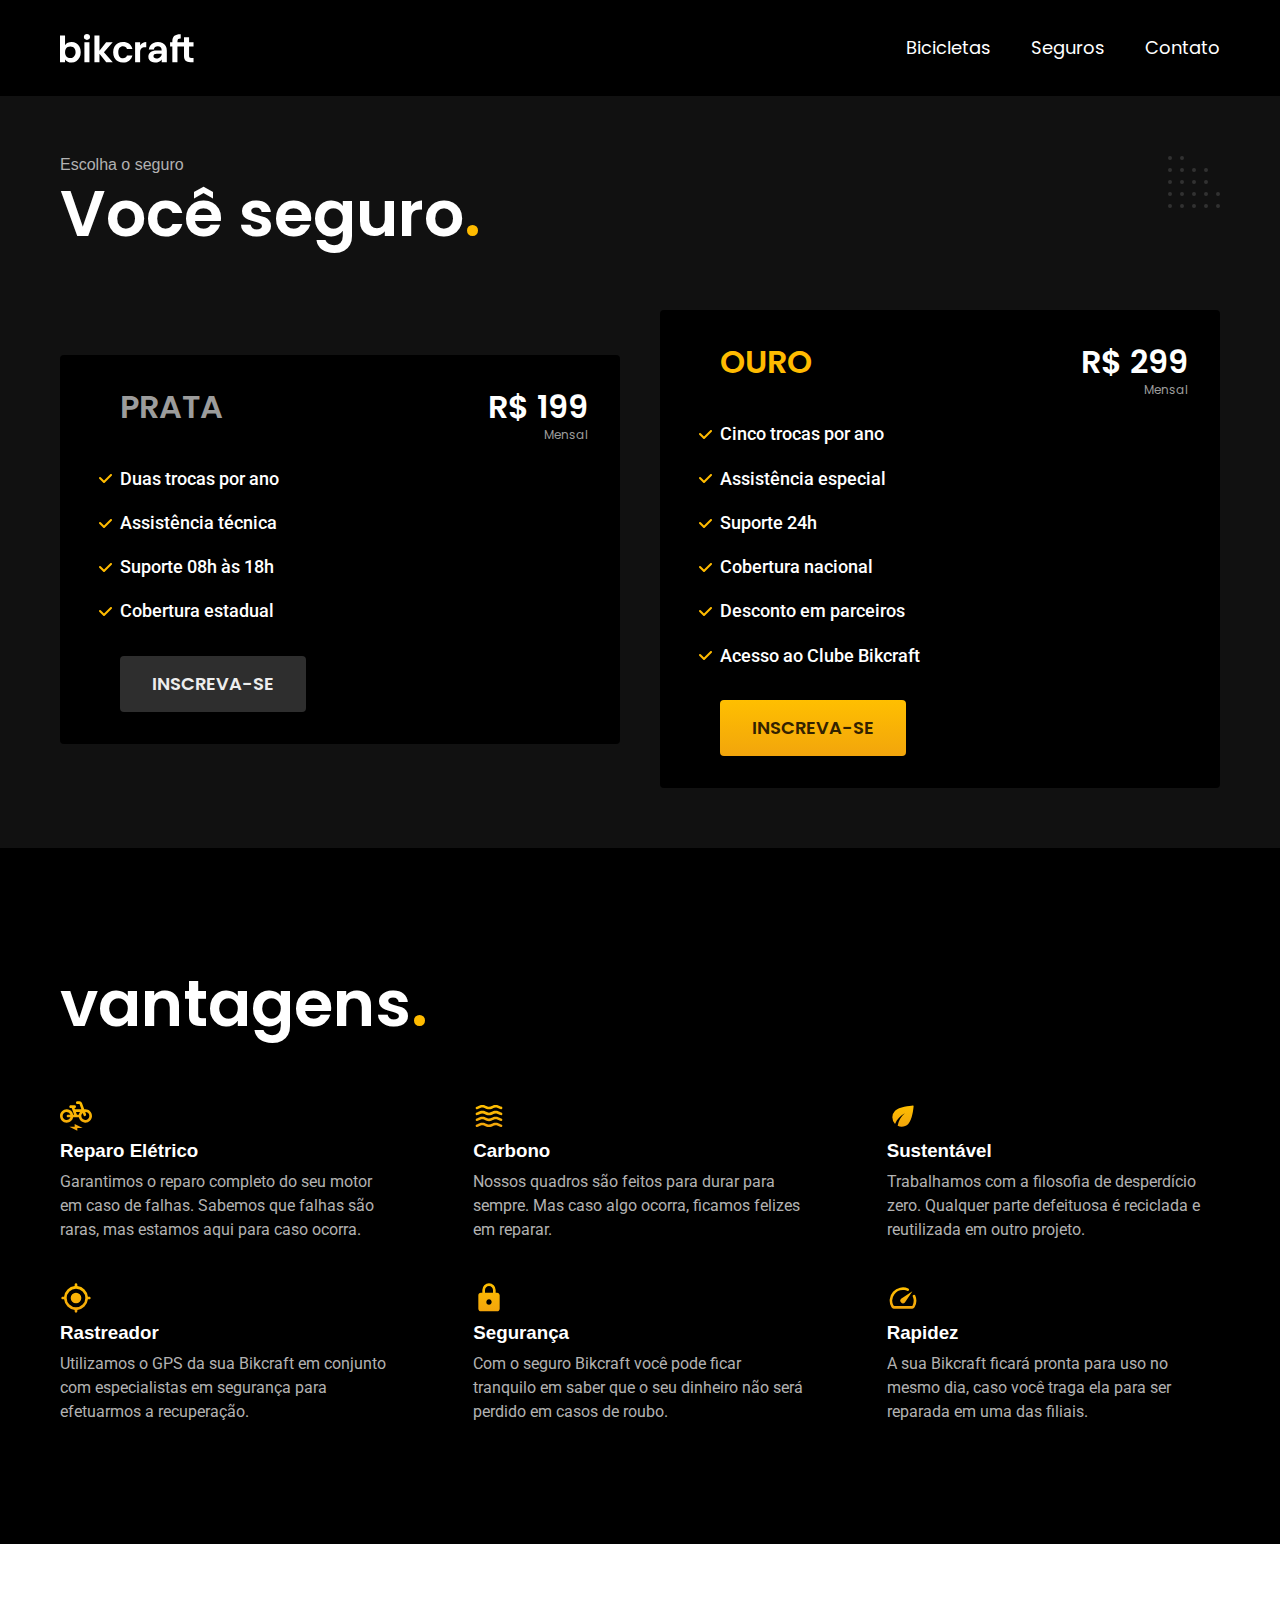
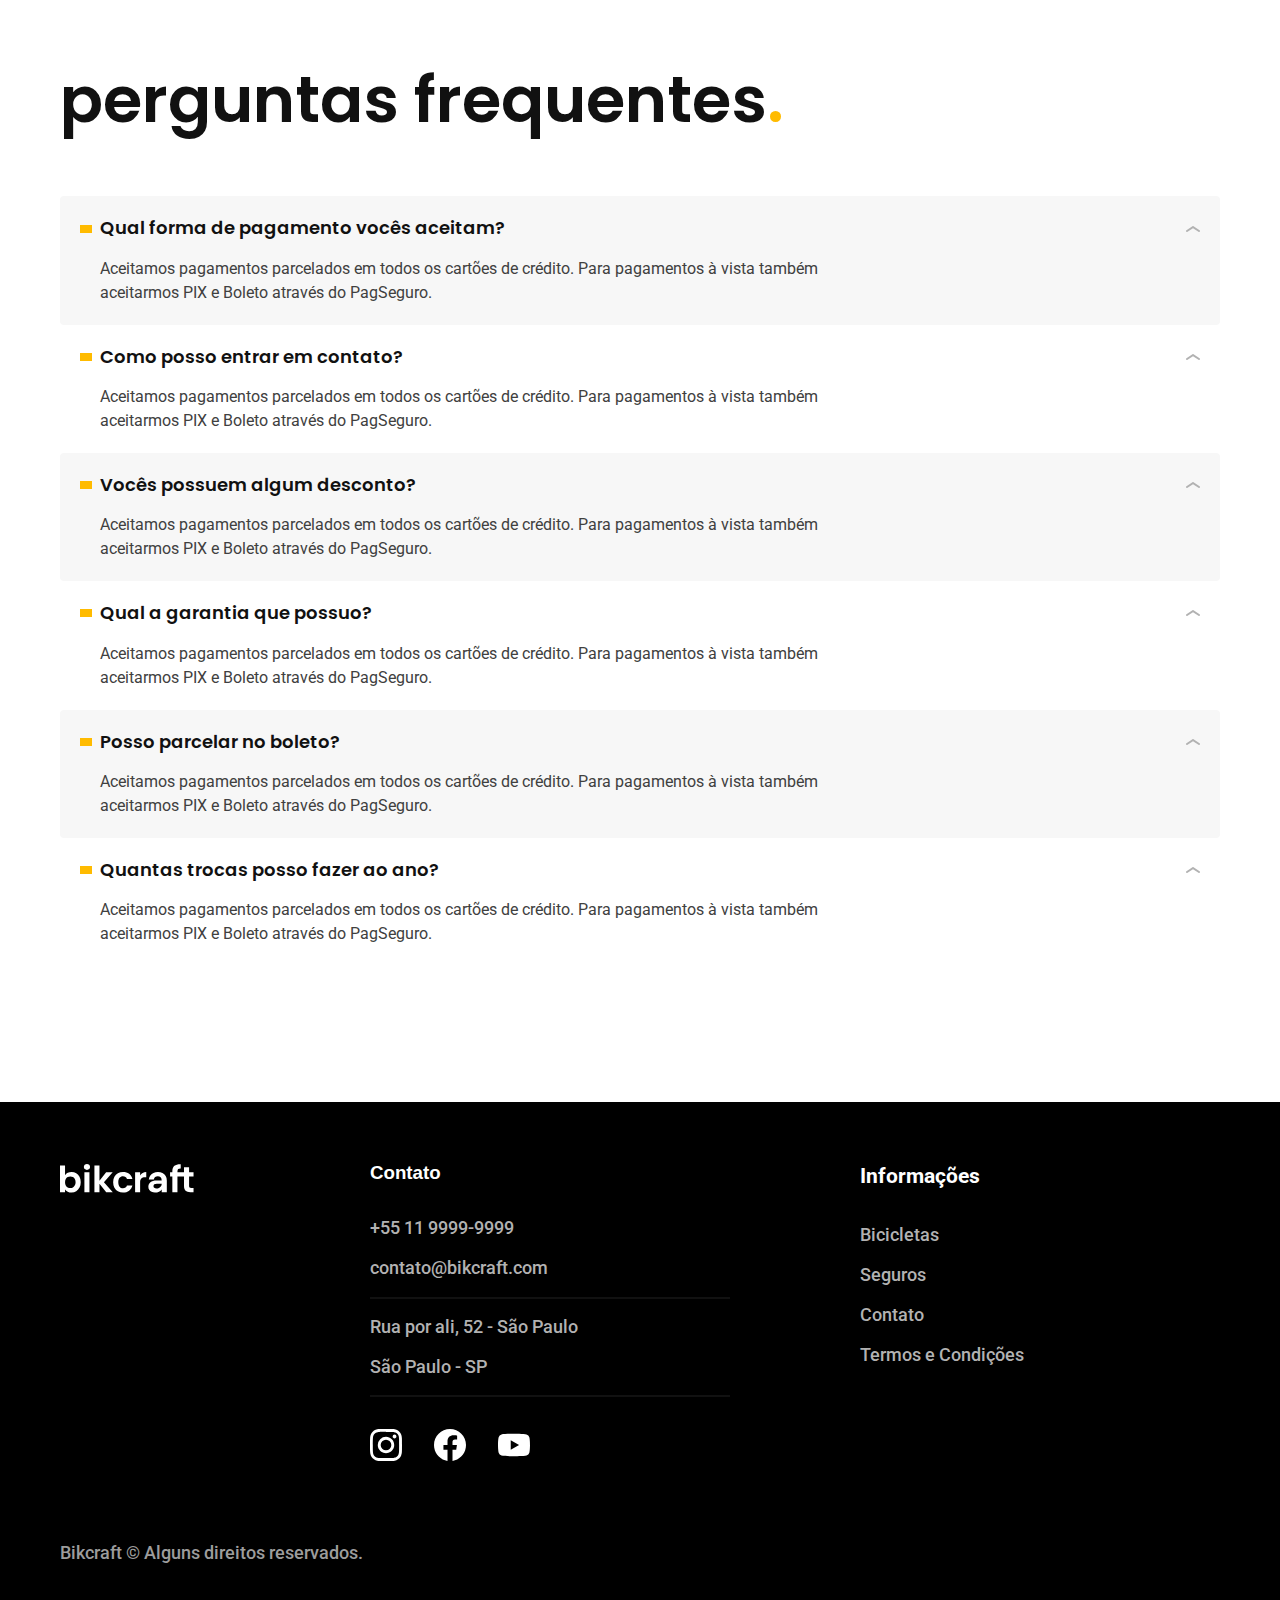
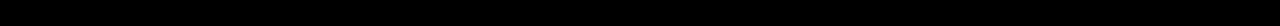
<file: seguros.html>
<!DOCTYPE html>
<html lang="pt-br">
  <head>
    <meta charset="UTF-8" />
    <meta name="viewport" content="width=device-width, initial-scale=1.0" />

    <title>Seguros | Bikcraft</title>
    <meta name="description" content="Seguros." />

    <link rel="preload" href="./css/style.css" />
    <link rel="stylesheet" href="./css/style.css" />
    <link rel="preconnect" href="https://fonts.googleapis.com" />
    <link rel="preconnect" href="https://fonts.gstatic.com" crossorigin />
    <link
      href="https://fonts.googleapis.com/css2?family=Merriweather:ital,wght@0,900;1,900&family=Poppins:wght@400;600&family=Roboto:wght@400;500&display=swap"
      rel="stylesheet"
    />
  </head>

  <body id="seguros">
    <header class="header-bg">
      <!-- bg = background que se expande ponta a ponta // estrutura disso c div p container -->
      <div class="header container">
        <a href="./"><img src="./img/bikcraft.svg" alt="Bikcraft" /></a>

        <nav aria-label="primaria">
          <ul class="header-menu font-1-m cor-0">
            <li><a href="./bicicletas.html">Bicicletas</a></li>
            <li><a href="./seguros.html">Seguros</a></li>
            <li><a href="./contato.html">Contato</a></li>
          </ul>
        </nav>
      </div>
    </header>

    <main class="seguros-bg">
      <div class="titulo-bg">
        <div class="titulo container">
          <p class="font-2-1-b cor-5">Escolha o seguro</p>
          <h1 class="font-1-xxl cor-0">
            Você seguro<span class="cor-p1">.</span>
          </h1>
        </div>
      </div>

      <div class="seguros container">
        <div class="seguros-item">
          <h3 class="font-1-xl cor-6">PRATA</h3>
          <span class="font-1-xl cor-0"
            >R$ 199<span class="font-1-xs cor-6">Mensal</span></span
          >
          <ul class="font-2-m cor-0">
            <li>Duas trocas por ano</li>
            <li>Assistência técnica</li>
            <li>Suporte 08h às 18h</li>
            <li>Cobertura estadual</li>
          </ul>
          <a class="botao secundario" href="./orcamento.html">Inscreva-se</a>
        </div>
        <div class="seguros-item">
          <h3 class="font-1-xl cor-p1">OURO</h3>
          <span class="font-1-xl cor-0"
            >R$ 299<span class="font-1-xs cor-6">Mensal</span></span
          >
          <ul class="font-2-m cor-0">
            <li>Cinco trocas por ano</li>
            <li>Assistência especial</li>
            <li>Suporte 24h</li>
            <li>Cobertura nacional</li>
            <li>Desconto em parceiros</li>
            <li>Acesso ao Clube Bikcraft</li>
          </ul>
          <a class="botao" href="./orcamento.html">Inscreva-se</a>
        </div>
      </div>
    </main>

    <article class="vantagens-bg">
      <div class="vantagens container">
        <h2 class="font-1-xxl cor-0">vantagens<span class="cor-p1">.</span></h2>
        <ul>
          <li>
            <img src="./img/icones/eletrica.svg" alt="" />
            <h3 class="font-1-1 cor-0">Reparo Elétrico</h3>
            <p class="font-2-s cor-5">
              Garantimos o reparo completo do seu motor em caso de falhas.
              Sabemos que falhas são raras, mas estamos aqui para caso ocorra.
            </p>
          </li>
          <li>
            <img src="./img/icones/carbono.svg" alt="" />
            <h3 class="font-1-1 cor-0">Carbono</h3>
            <p class="font-2-s cor-5">
              Nossos quadros são feitos para durar para sempre. Mas caso algo
              ocorra, ficamos felizes em reparar.
            </p>
          </li>
          <li>
            <img src="./img/icones/sustentavel.svg" alt="" />
            <h3 class="font-1-1 cor-0">Sustentável</h3>
            <p class="font-2-s cor-5">
              Trabalhamos com a filosofia de desperdício zero. Qualquer parte
              defeituosa é reciclada e reutilizada em outro projeto.
            </p>
          </li>
          <li>
            <img src="./img/icones/rastreador.svg" alt="" />
            <h3 class="font-1-1 cor-0">Rastreador</h3>
            <p class="font-2-s cor-5">
              Utilizamos o GPS da sua Bikcraft em conjunto com especialistas em
              segurança para efetuarmos a recuperação.
            </p>
          </li>
          <li>
            <img src="./img/icones/seguro.svg" alt="" />
            <h3 class="font-1-1 cor-0">Segurança</h3>
            <p class="font-2-s cor-5">
              Com o seguro Bikcraft você pode ficar tranquilo em saber que o seu
              dinheiro não será perdido em casos de roubo.
            </p>
          </li>
          <li>
            <img src="./img/icones/velocidade.svg" alt="" />
            <h3 class="font-1-1 cor-0">Rapidez</h3>
            <p class="font-2-s cor-5">
              A sua Bikcraft ficará pronta para uso no mesmo dia, caso você
              traga ela para ser reparada em uma das filiais.
            </p>
          </li>
        </ul>
      </div>
    </article>

    <article class="perguntas container">
      <h2 class="font-1-xxl">
        perguntas frequentes<span class="cor-p1">.</span>
      </h2>

      <dl>
        <div>
          <dt class="font-1-m-b">Qual forma de pagamento vocês aceitam?</dt>
          <dd class="font-2-s cor-9">
            Aceitamos pagamentos parcelados em todos os cartões de crédito. Para
            pagamentos à vista também aceitarmos PIX e Boleto através do
            PagSeguro.
          </dd>
        </div>
        <div>
          <dt class="font-1-m-b">Como posso entrar em contato?</dt>
          <dd class="font-2-s cor-9">
            Aceitamos pagamentos parcelados em todos os cartões de crédito. Para
            pagamentos à vista também aceitarmos PIX e Boleto através do
            PagSeguro.
          </dd>
        </div>
        <div>
          <dt class="font-1-m-b">Vocês possuem algum desconto?</dt>
          <dd class="font-2-s cor-9">
            Aceitamos pagamentos parcelados em todos os cartões de crédito. Para
            pagamentos à vista também aceitarmos PIX e Boleto através do
            PagSeguro.
          </dd>
        </div>
        <div>
          <dt class="font-1-m-b">Qual a garantia que possuo?</dt>
          <dd class="font-2-s cor-9">
            Aceitamos pagamentos parcelados em todos os cartões de crédito. Para
            pagamentos à vista também aceitarmos PIX e Boleto através do
            PagSeguro.
          </dd>
        </div>
        <div>
          <dt class="font-1-m-b">Posso parcelar no boleto?</dt>
          <dd class="font-2-s cor-9">
            Aceitamos pagamentos parcelados em todos os cartões de crédito. Para
            pagamentos à vista também aceitarmos PIX e Boleto através do
            PagSeguro.
          </dd>
        </div>
        <div>
          <dt class="font-1-m-b">Quantas trocas posso fazer ao ano?</dt>
          <dd class="font-2-s cor-9">
            Aceitamos pagamentos parcelados em todos os cartões de crédito. Para
            pagamentos à vista também aceitarmos PIX e Boleto através do
            PagSeguro.
          </dd>
        </div>
      </dl>
    </article>

    <footer class="footer-bg">
      <div class="footer container">
        <img src="./img/bikcraft.svg" alt="Bikcraft" />
        <div class="footer-contato">
          <h3 class="font-2-1-b cor-0">Contato</h3>
          <ul class="font-2-m cor-5">
            <li><a href="tel:+551199999999">+55 11 9999-9999</a></li>
            <li>
              <a href="mailto:contato@bikcraft.com">contato@bikcraft.com</a>
            </li>
            <li>Rua por ali, 52 - São Paulo</li>
            <li>São Paulo - SP</li>
          </ul>
          <div class="footer-redes">
            <a href="./">
              <img src="./img/redes/instagram.svg" alt="Instagram" />
            </a>
            <a href="./">
              <img src="./img/redes/facebook.svg" alt="Facebook" />
            </a>
            <a href="./">
              <img src="./img/redes/youtube.svg" alt="Youtube" />
            </a>
          </div>
        </div>
        <div class="footer-informacoes font-2-m cor-5">
          <h3 class="font-2-1-b cor-0">Informações</h3>
          <nav>
            <ul>
              <li><a href="./bicicletas.html">Bicicletas</a></li>
              <li><a href="./seguros.html">Seguros</a></li>
              <li><a href="./contato.html">Contato</a></li>
              <li><a href="./termos.html">Termos e Condições</a></li>
            </ul>
          </nav>
        </div>
        <p class="footer-copy font-2-m cor-6">
          Bikcraft © Alguns direitos reservados.
        </p>
      </div>
    </footer>
  </body>
</html>
</file>
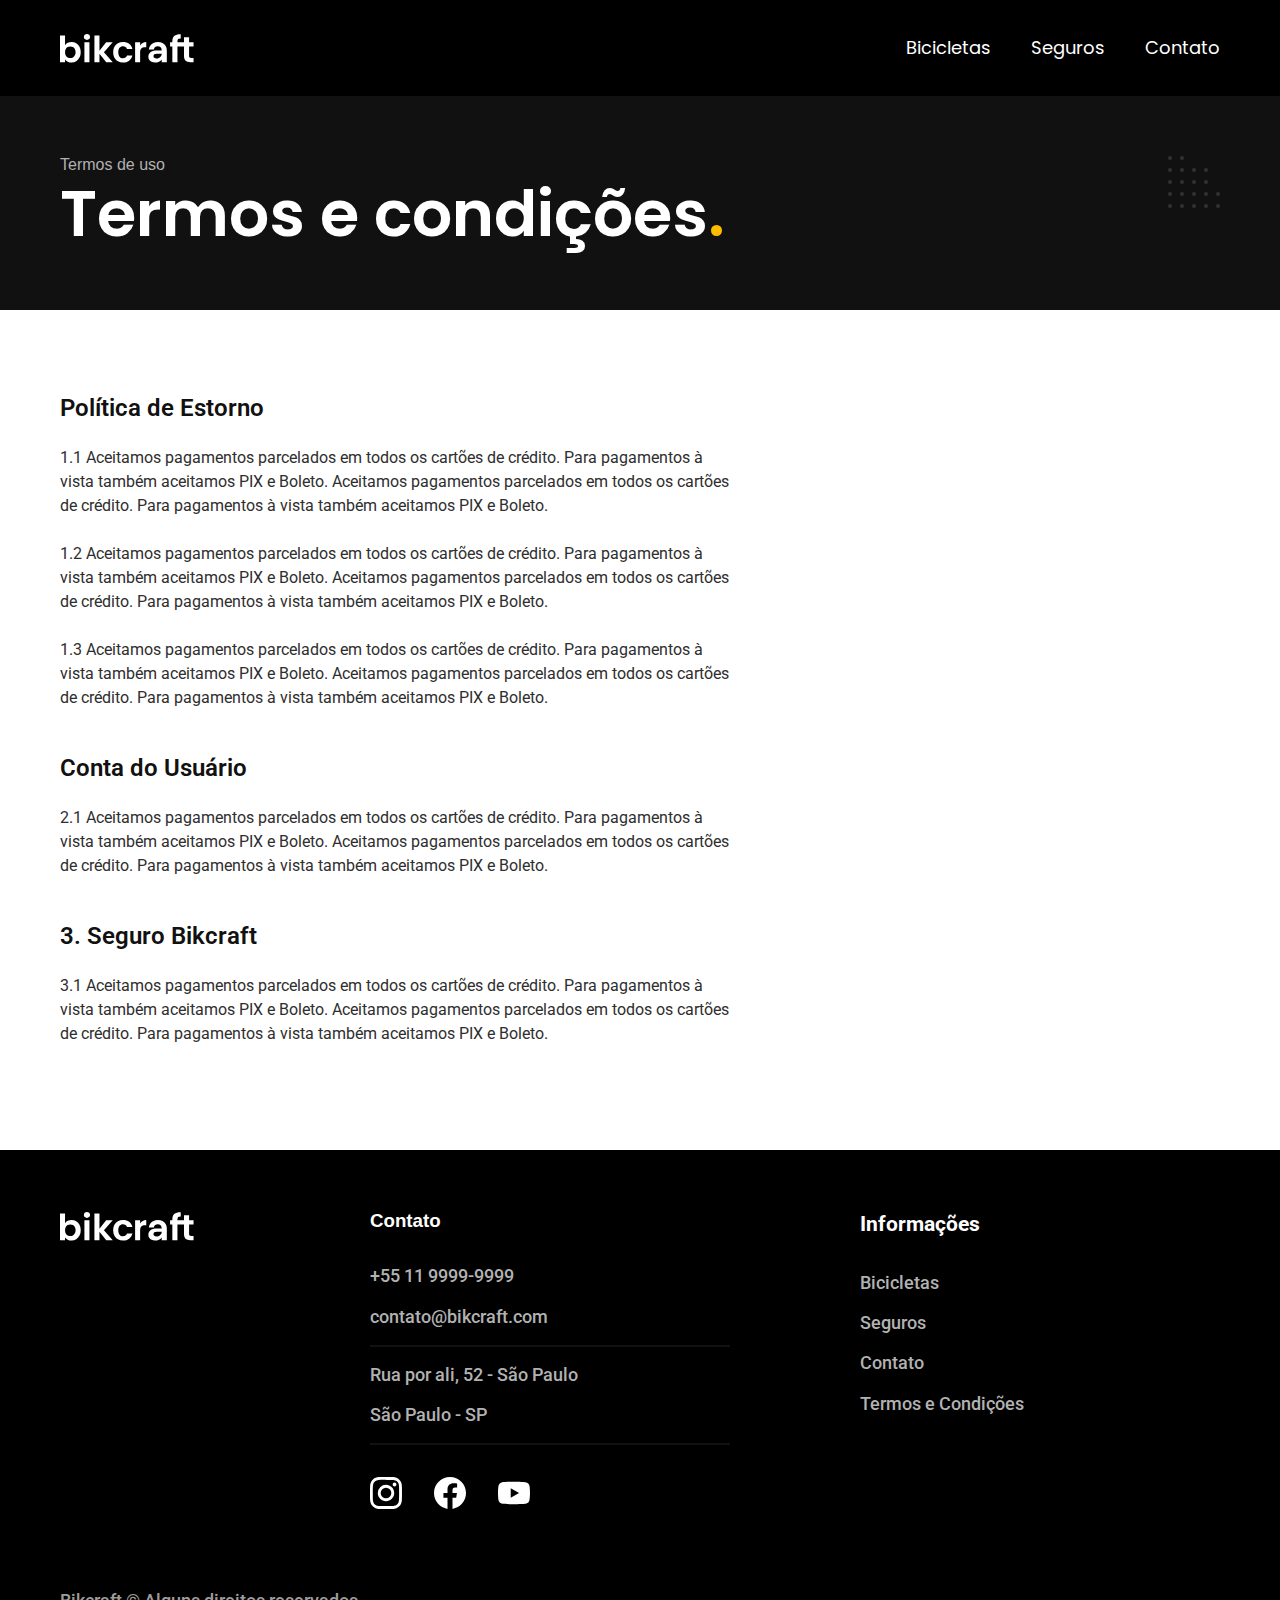
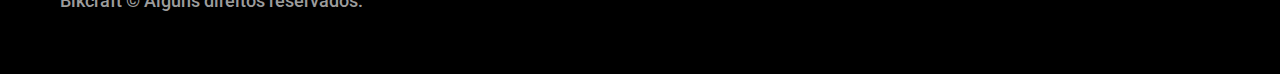
<file: termos.html>
<!DOCTYPE html>
<html lang="pt-br">
  <head>
    <meta charset="UTF-8" />
    <meta name="viewport" content="width=device-width, initial-scale=1.0" />

    <title>Termos e Condições | Bikcraft </title>
    <meta
      name="description"
      content="Termos e condições."
    />

   <link rel="preload" href="./css/style.css">
    <link rel="stylesheet" href="./css/style.css" />
    <link rel="preconnect" href="https://fonts.googleapis.com" />
    <link rel="preconnect" href="https://fonts.gstatic.com" crossorigin />
    <link
      href="https://fonts.googleapis.com/css2?family=Merriweather:ital,wght@0,900;1,900&family=Poppins:wght@400;600&family=Roboto:wght@400;500&display=swap"
      rel="stylesheet"
    />
  </head>

  <body id="termos">
    <header class="header-bg">
      <!-- bg = background que se expande ponta a ponta // estrutura disso c div p container -->
      <div class="header container">
        <a href="./"><img src="./img/bikcraft.svg" alt="Bikcraft" /></a>

        <nav aria-label="primaria">
          <ul class="header-menu font-1-m cor-0">
            <li><a href="./bicicletas.html">Bicicletas</a></li>
            <li><a href="./seguros.html">Seguros</a></li>
            <li><a href="./contato.html">Contato</a></li>
          </ul>
        </nav>
      </div>
    </header>

    <main>
      <div class="titulo-bg">
        <div class="titulo container">
          <p class="font-2-1-b cor-5">Termos de uso</p>
          <h1 class="font-1-xxl cor-0">Termos e condições<span class="cor-p1">.</span></h1>
        </div>
      </div>

      <div class="termos font-2-s cor-10 container">
        <h2 class="font-1-1 cor-11">Política de Estorno</h2>
        <p>1.1 Aceitamos pagamentos parcelados em todos os cartões de crédito. Para pagamentos à vista também aceitamos PIX e Boleto. Aceitamos pagamentos parcelados em todos os cartões de crédito. Para pagamentos à vista também aceitamos PIX e Boleto.</p>
        <p>1.2 Aceitamos pagamentos parcelados em todos os cartões de crédito. Para pagamentos à vista também aceitamos PIX e Boleto. Aceitamos pagamentos parcelados em todos os cartões de crédito. Para pagamentos à vista também aceitamos PIX e Boleto.</p>
        <p>1.3 Aceitamos pagamentos parcelados em todos os cartões de crédito. Para pagamentos à vista também aceitamos PIX e Boleto. Aceitamos pagamentos parcelados em todos os cartões de crédito. Para pagamentos à vista também aceitamos PIX e Boleto.</p>
        <h2 class="font-1-1 cor-11">Conta do Usuário</h2>
        <p>2.1 Aceitamos pagamentos parcelados em todos os cartões de crédito. Para pagamentos à vista também aceitamos PIX e Boleto. Aceitamos pagamentos parcelados em todos os cartões de crédito. Para pagamentos à vista também aceitamos PIX e Boleto.</p>
        <h2 class="font-1-1 cor-11">3. Seguro Bikcraft</h2>
        <p>3.1 Aceitamos pagamentos parcelados em todos os cartões de crédito. Para pagamentos à vista também aceitamos PIX e Boleto. Aceitamos pagamentos parcelados em todos os cartões de crédito. Para pagamentos à vista também aceitamos PIX e Boleto.</p>
      </div>
    </main>
    
    <footer class="footer-bg">
      <div class="footer container">
        <img src="./img/bikcraft.svg" alt="Bikcraft">
      <div class="footer-contato">
        <h3 class="font-2-1-b cor-0">Contato</h3>
        <ul class="font-2-m cor-5">
          <li><a href="tel:+551199999999">+55 11 9999-9999</a></li>
          <li><a href="mailto:contato@bikcraft.com">contato@bikcraft.com</a></li>
          <li>Rua por ali, 52 - São Paulo</li>
          <li>São Paulo - SP</li>
        </ul>
        <div class="footer-redes">
          <a href="./">
            <img src="./img/redes/instagram.svg" alt="Instagram">
          </a>
          <a href="./">
            <img src="./img/redes/facebook.svg" alt="Facebook">
          </a>
          <a href="./">
            <img src="./img/redes/youtube.svg" alt="Youtube">
          </a>
        </div>
      
      </div>
      <div class="footer-informacoes font-2-m cor-5">
        <h3 class="font-2-1-b cor-0">Informações</h3>
        <nav>
          <ul>
            <li><a href="./bicicletas.html">Bicicletas</a></li>
            <li><a href="./seguros.html">Seguros</a></li>
            <li><a href="./contato.html">Contato</a></li>
            <li><a href="./termos.html">Termos e Condições</a></li>
          </ul>
        </nav>
      </div>
      <p class="footer-copy font-2-m cor-6">Bikcraft © Alguns direitos reservados.</p>
      </div>
    </footer>
  </body>
</html>
</file>
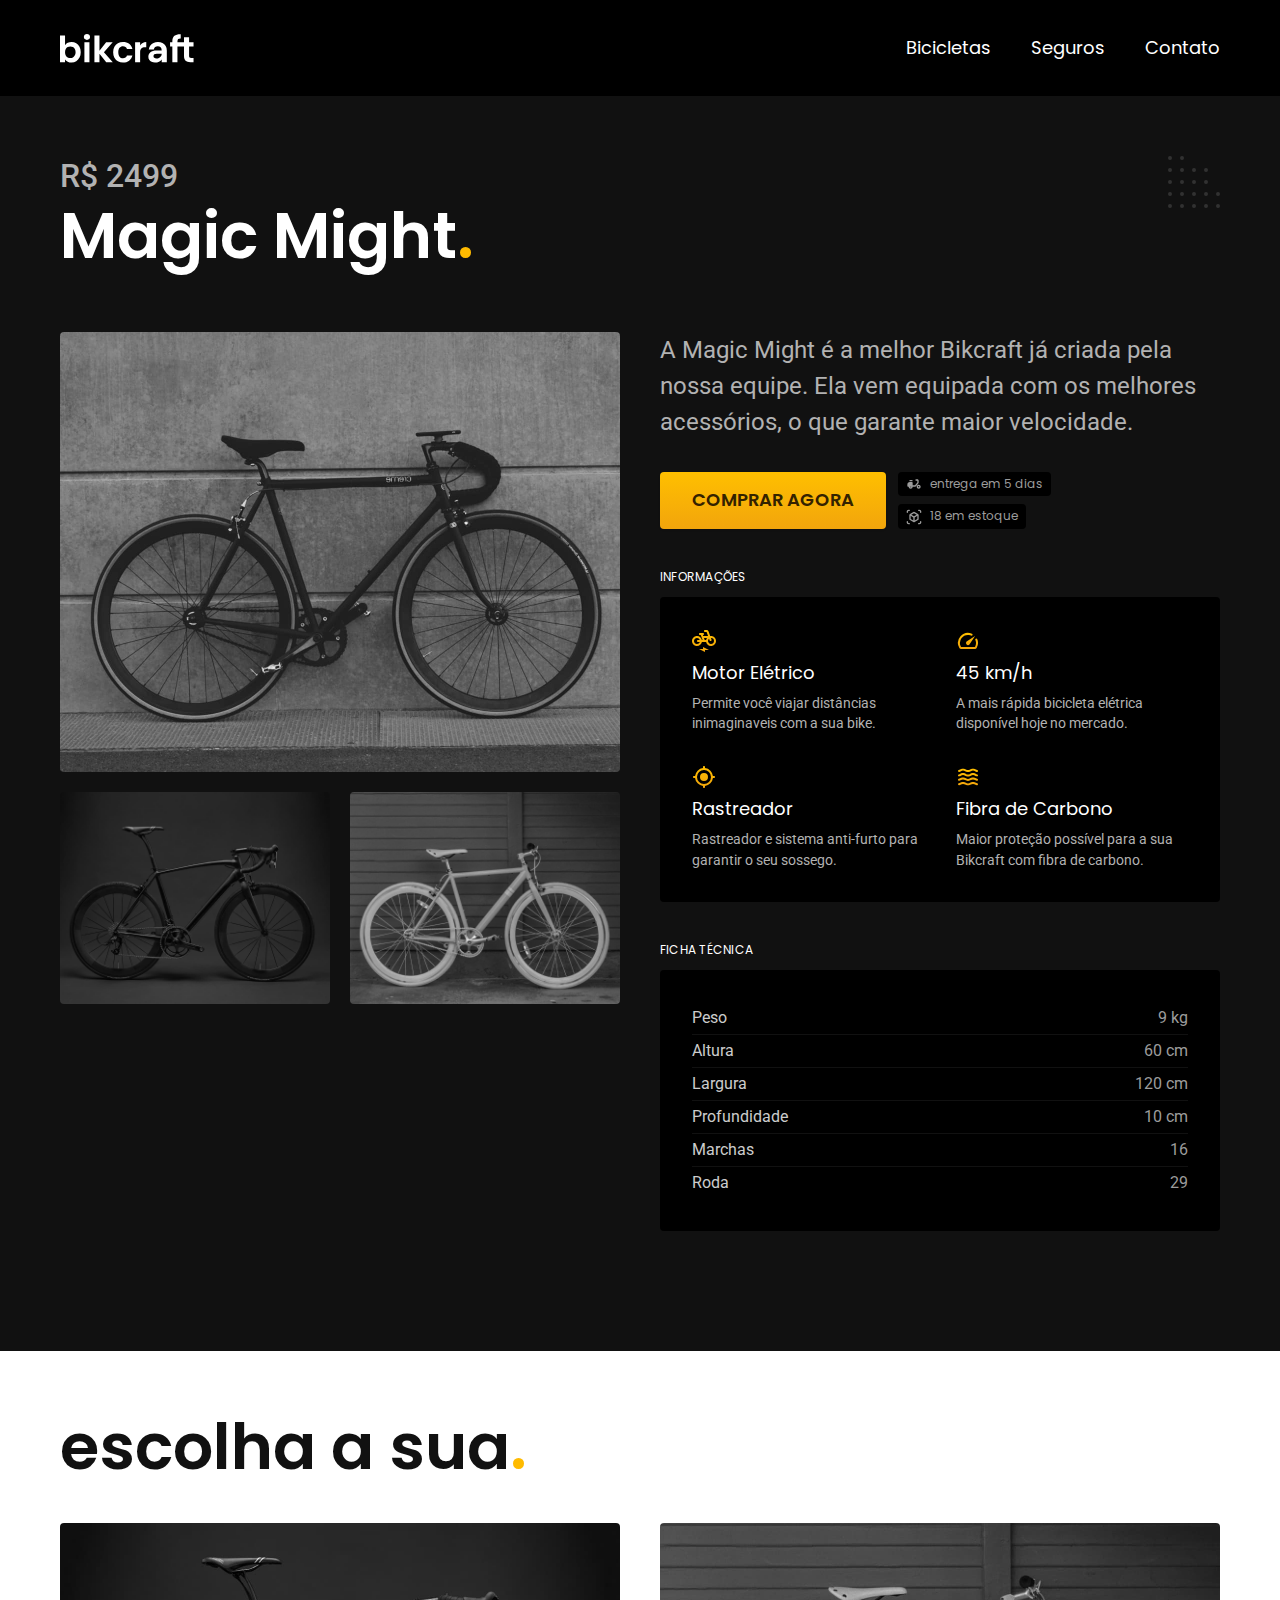
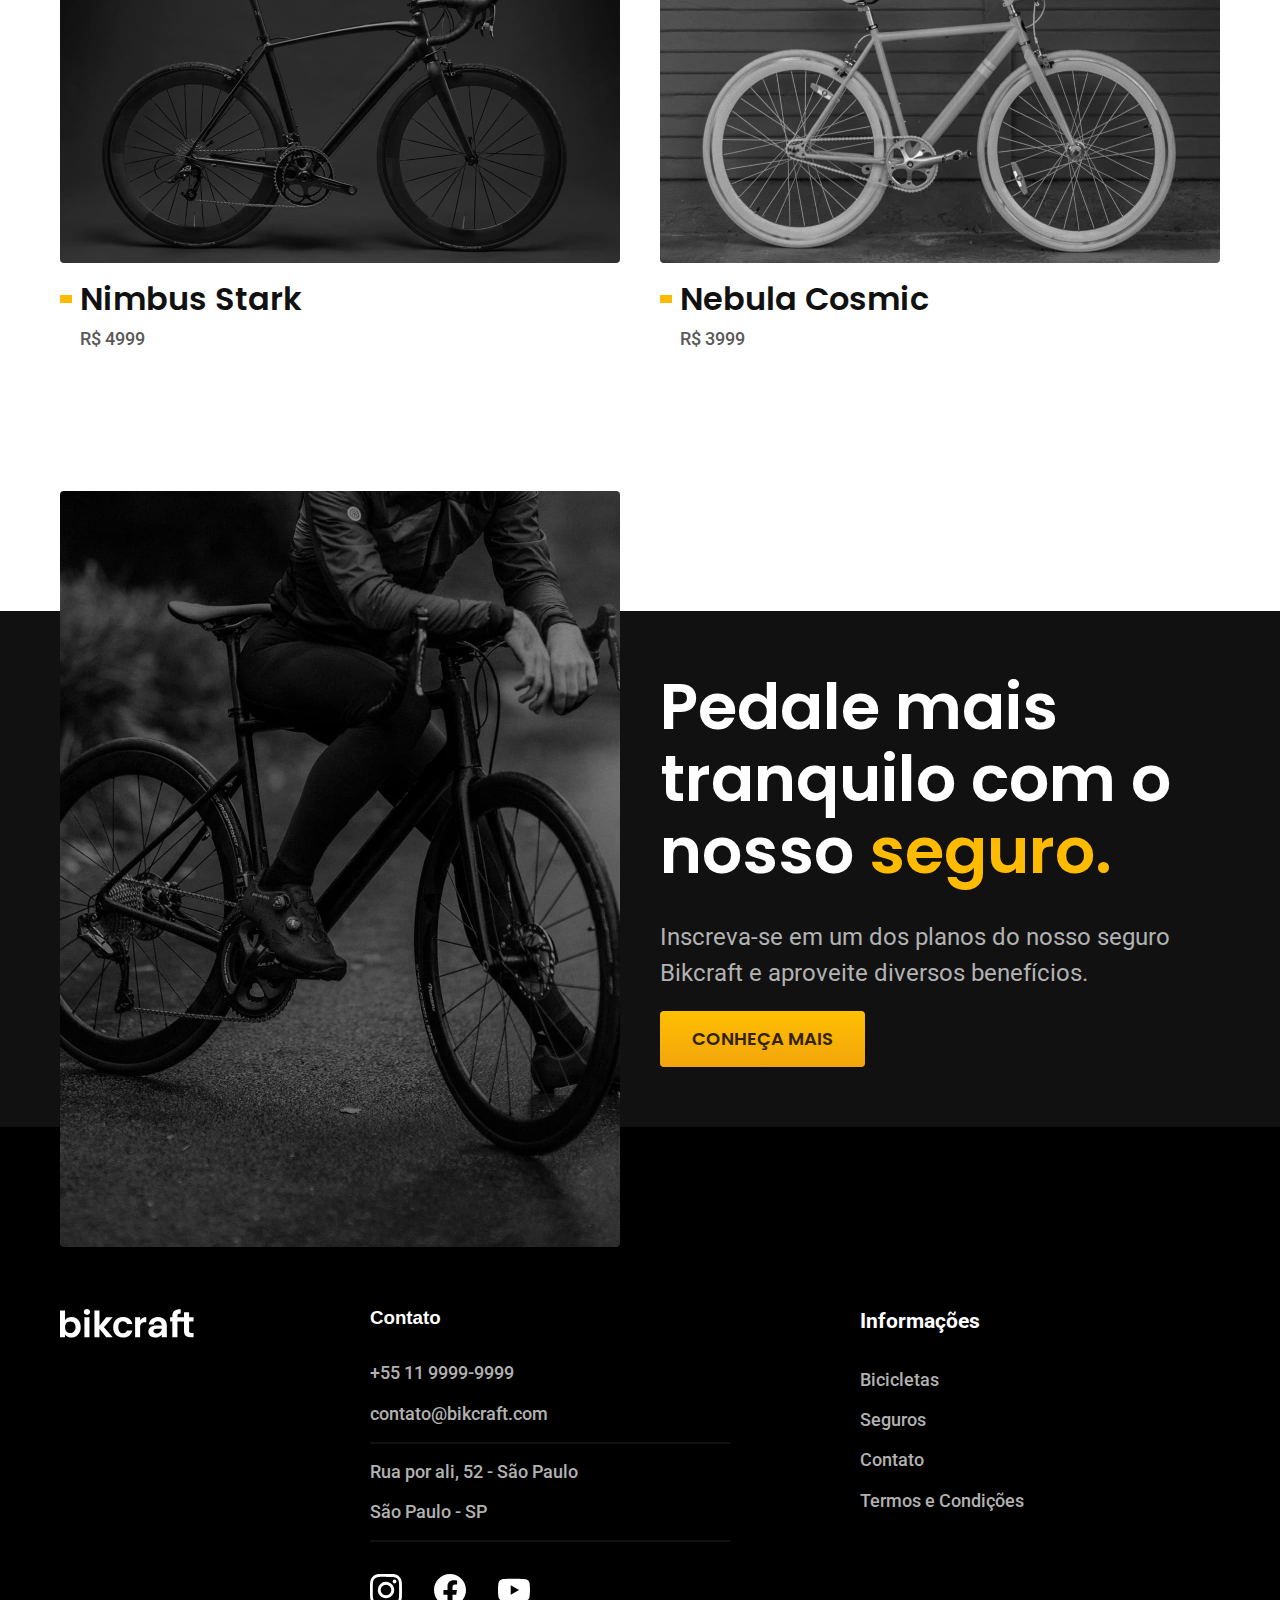
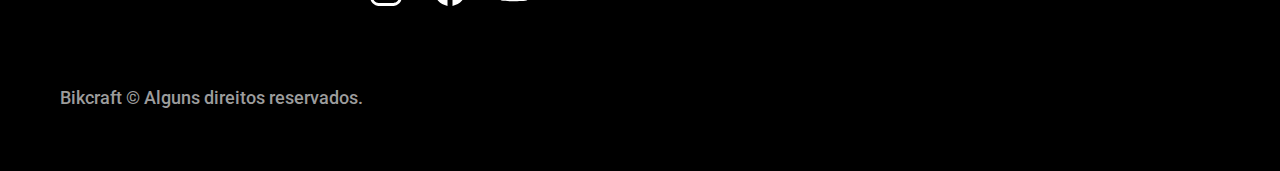
<file: bicicletas/magic.html>
<!DOCTYPE html>
<html lang="pt-br">
  <head>
    <meta charset="UTF-8" />
    <meta name="viewport" content="width=device-width, initial-scale=1.0" />

    <title>Magic | Bikcraft </title>
    <meta
      name="description"
      content="Termos e condições."
    />

    <link rel="stylesheet" href="../css/style.css" />
    <link rel="preconnect" href="https://fonts.googleapis.com" />
    <link rel="preconnect" href="https://fonts.gstatic.com" crossorigin />
    <link
      href="https://fonts.googleapis.com/css2?family=Merriweather:ital,wght@0,900;1,900&family=Poppins:wght@400;600&family=Roboto:wght@400;500&display=swap"
      rel="stylesheet"
    />
  </head>

  <body id="bicicleta">
    <header class="header-bg">
      <!-- bg = background que se expande ponta a ponta // estrutura disso c div p container -->
      <div class="header container">
        <a href="../"><img src="../img/bikcraft.svg" alt="Bikcraft" /></a>

        <nav aria-label="primaria">
          <ul class="header-menu font-1-m cor-0">
            <li><a href="../bicicletas.html">Bicicletas</a></li>
            <li><a href="../seguros.html">Seguros</a></li>
            <li><a href="../contato.html">Contato</a></li>
          </ul>
        </nav>
      </div>
    </header>

    <main class="titulo-bg">
      <div>
        <div class="titulo container">
          <p class="font-2-xl cor-5">R$ 2499</p>
          <h1 class="font-1-xxl cor-0">Magic Might<span class="cor-p1">.</span></h1>
        </div>
      </div>

      <div class="bicicleta container">
        <div class="bicicleta-imagens">
          <img src="../img/bicicleta/nimbus2.jpg" alt="">
          <img src="../img/bicicleta/nimbus1.jpg" alt="">
          <img src="../img/bicicleta/nimbus3.jpg" alt="">
        </div>

      <div class="bicicleta-conteudo">
        <p class="font-2-l cor-5">A Magic Might é a melhor Bikcraft já criada pela nossa equipe. Ela vem equipada com os melhores acessórios, o que garante maior velocidade.</p>
      <div class="bicicleta-comprar">
        <a class="botao" href="../orcamento.html">Comprar Agora</a>
        <span class="font-1-xs cor-6"><img src="../img/icones/entrega.svg" alt=""> entrega em 5 dias</span>
        <span class="font-1-xs cor-6"><img src="../img/icones/estoque.svg" alt=""> 18 em estoque</span>
       </div>
      

       <h2 class="font-1-xs cor-0">Informações</h2>
       <ul class="bicicleta-informacoes">
        <li>
          <img src="../img/icones/eletrica.svg" alt="">
          <h3 class="font-1-m cor-0">Motor Elétrico</h3>
          <p class="font-2-xs cor-5">Permite você viajar distâncias inimaginaveis com a sua bike.</p>
        </li>
        <li>
          <img src="../img/icones/velocidade.svg" alt="">
          <h3 class="font-1-m cor-0">45 km/h</h3>
          <p class="font-2-xs cor-5">A mais rápida bicicleta elétrica disponível hoje no mercado.</p>
        </li>
        <li>
          <img src="../img/icones/rastreador.svg" alt="">
          <h3 class="font-1-m cor-0">Rastreador</h3>
          <p class="font-2-xs cor-5">Rastreador e sistema anti-furto para garantir o seu sossego.</p>
        </li>
        <li>
          <img src="../img/icones/carbono.svg" alt="">
          <h3 class="font-1-m cor-0">Fibra de Carbono</h3>
          <p class="font-2-xs cor-5">Maior proteção possível para a sua Bikcraft com fibra de carbono.</p>
        </li>
       </ul>
       <h2 class="font-1-xs cor-0">Ficha Técnica</h2>
       <ul class="bicicleta-ficha font-2-s cor-4">
        <li>Peso <span>9 kg</span></li>
        <li>Altura <span>60 cm</span></li>
        <li>Largura <span>120 cm</span></li>
        <li>Profundidade <span>10 cm</span></li>
        <li>Marchas <span>16</span></li>
        <li>Roda <span>29</span></li>
       </ul>
       </div>
     </div>
    </main>
    
    <article class="bicicletas-lista container">
      <h2 class=" font-1-xxl">
        escolha a sua<span class="cor-p1">.</span>
      </h2>

      <ul>
        <li>
          <a href="./nimbus.html">
            <img src="../img/bicicletas/nimbus.jpg" alt="Bicicleta preta" />
            <h3 class="font-1-xl">Nimbus Stark</h3>
            <span class="font-2-m cor-8">R$ 4999</span>
          </a>
        </li>
        <li>
          <a href="./nebula.html">
            <img src="../img/bicicletas/nebula.jpg" alt="Bicicleta preta" />
            <h3 class="font-1-xl">Nebula Cosmic</h3>
            <span class="font-2-m cor-8">R$ 3999</span>
          </a>
        </li>
      </ul>
    </article>

    <article class="seguro-bg">
     <div class="seguro container">
      <div class="seguro-imagem">
        <img src="../img/fotos/seguros.jpg" alt="Pessoa parada em cima de uma bicicleta">
      </div>
      <div class="seguro-conteudo">
        <h2 class="font-1-xxl cor-0">Pedale mais tranquilo com o nosso <span class="cor-p1"> seguro.</span></h2>
        <p class="font-2-l cor-5">Inscreva-se em um dos planos do nosso seguro Bikcraft e aproveite diversos benefícios.</p>
        <a class="botao" href="../seguros.html">Conheça Mais</a>
      </div>
    </div>
    </article>

    <footer class="footer-bg">
      <div class="footer container">
        <img src="../img/bikcraft.svg" alt="Bikcraft">
      <div class="footer-contato">
        <h3 class="font-2-1-b cor-0">Contato</h3>
        <ul class="font-2-m cor-5">
          <li><a href="tel:+551199999999">+55 11 9999-9999</a></li>
          <li><a href="mailto:contato@bikcraft.com">contato@bikcraft.com</a></li>
          <li>Rua por ali, 52 - São Paulo</li>
          <li>São Paulo - SP</li>
        </ul>
        <div class="footer-redes">
          <a href="../">
            <img src="../img/redes/instagram.svg" alt="Instagram">
          </a>
          <a href="../">
            <img src="../img/redes/facebook.svg" alt="Facebook">
          </a>
          <a href="../">
            <img src="../img/redes/youtube.svg" alt="Youtube">
          </a>
        </div>
      
      </div>
      <div class="footer-informacoes font-2-m cor-5">
        <h3 class="font-2-1-b cor-0">Informações</h3>
        <nav>
          <ul>
            <li><a href="../bicicletas.html">Bicicletas</a></li>
            <li><a href="../seguros.html">Seguros</a></li>
            <li><a href="../contato.html">Contato</a></li>
            <li><a href="../termos.html">Termos e Condições</a></li>
          </ul>
        </nav>
      </div>
      <p class="footer-copy font-2-m cor-6">Bikcraft © Alguns direitos reservados.</p>
      </div>
    </footer>
  </body>
</html>
</file>
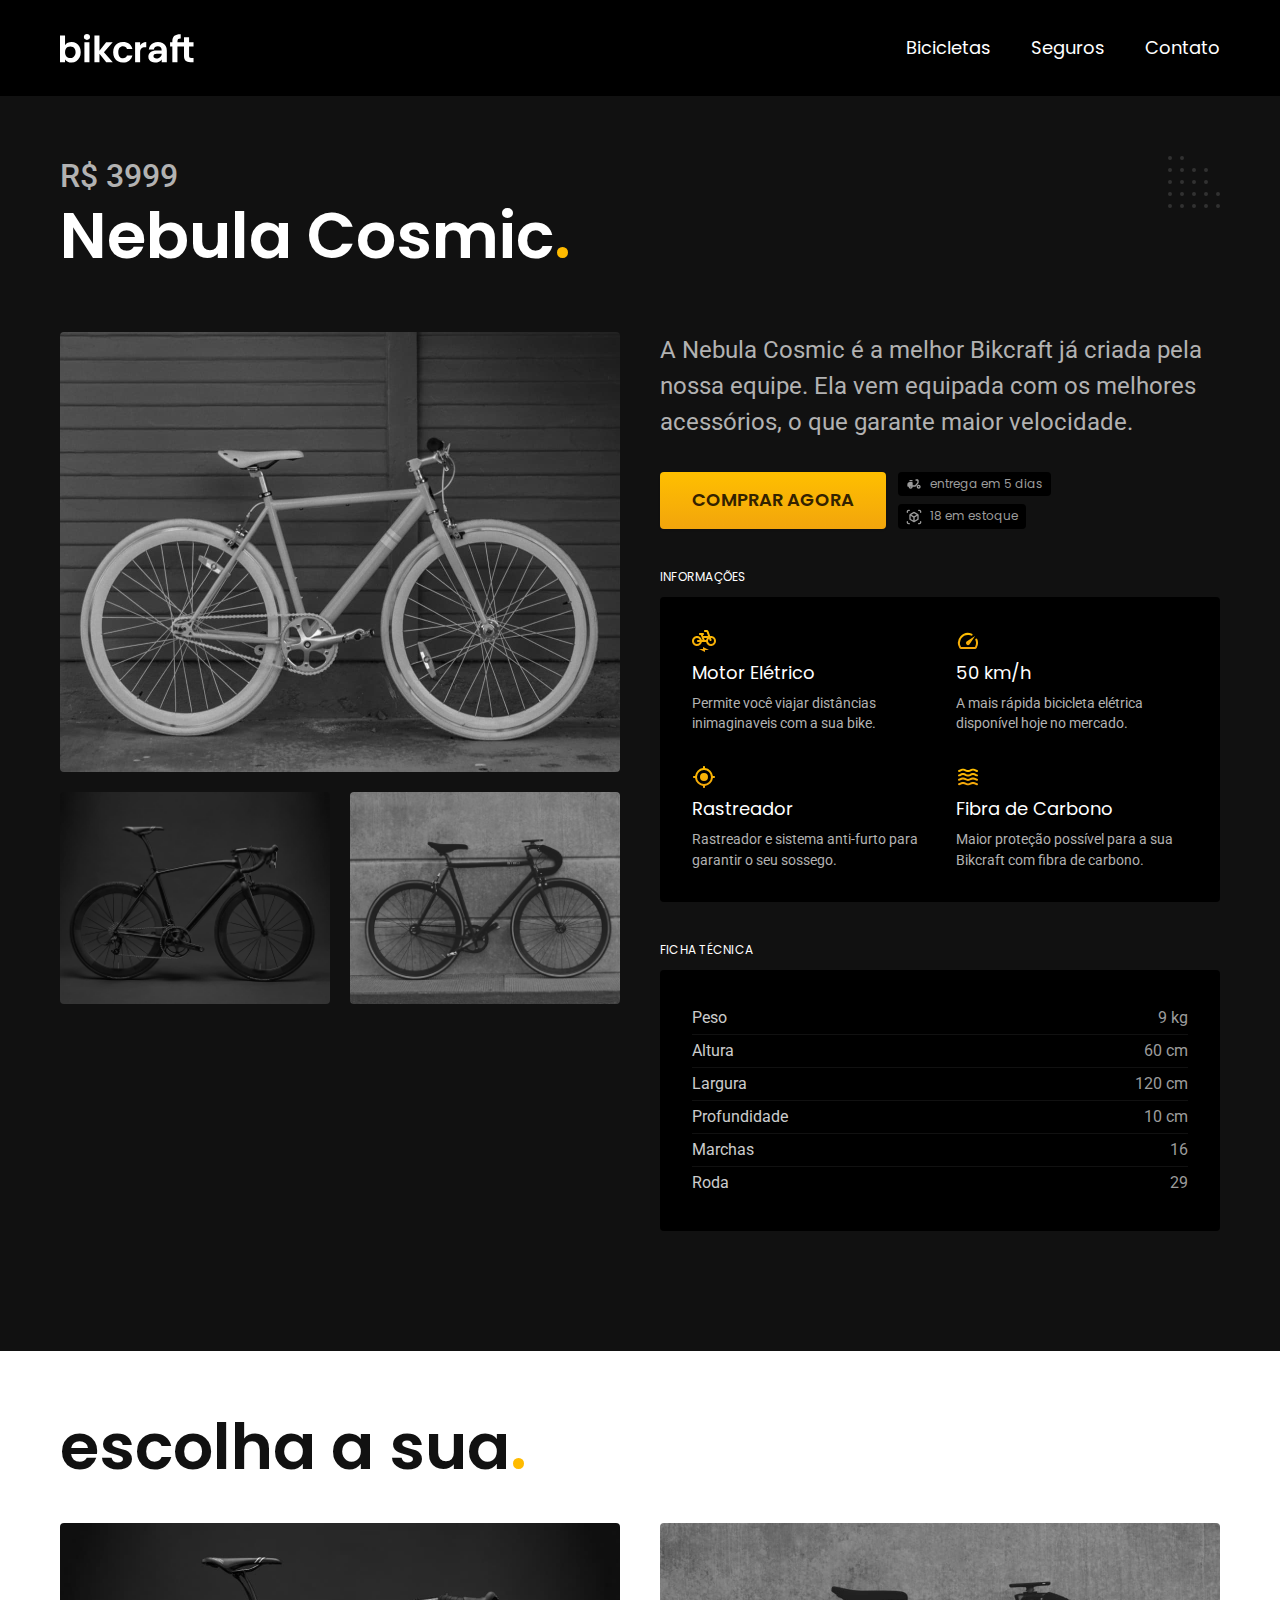
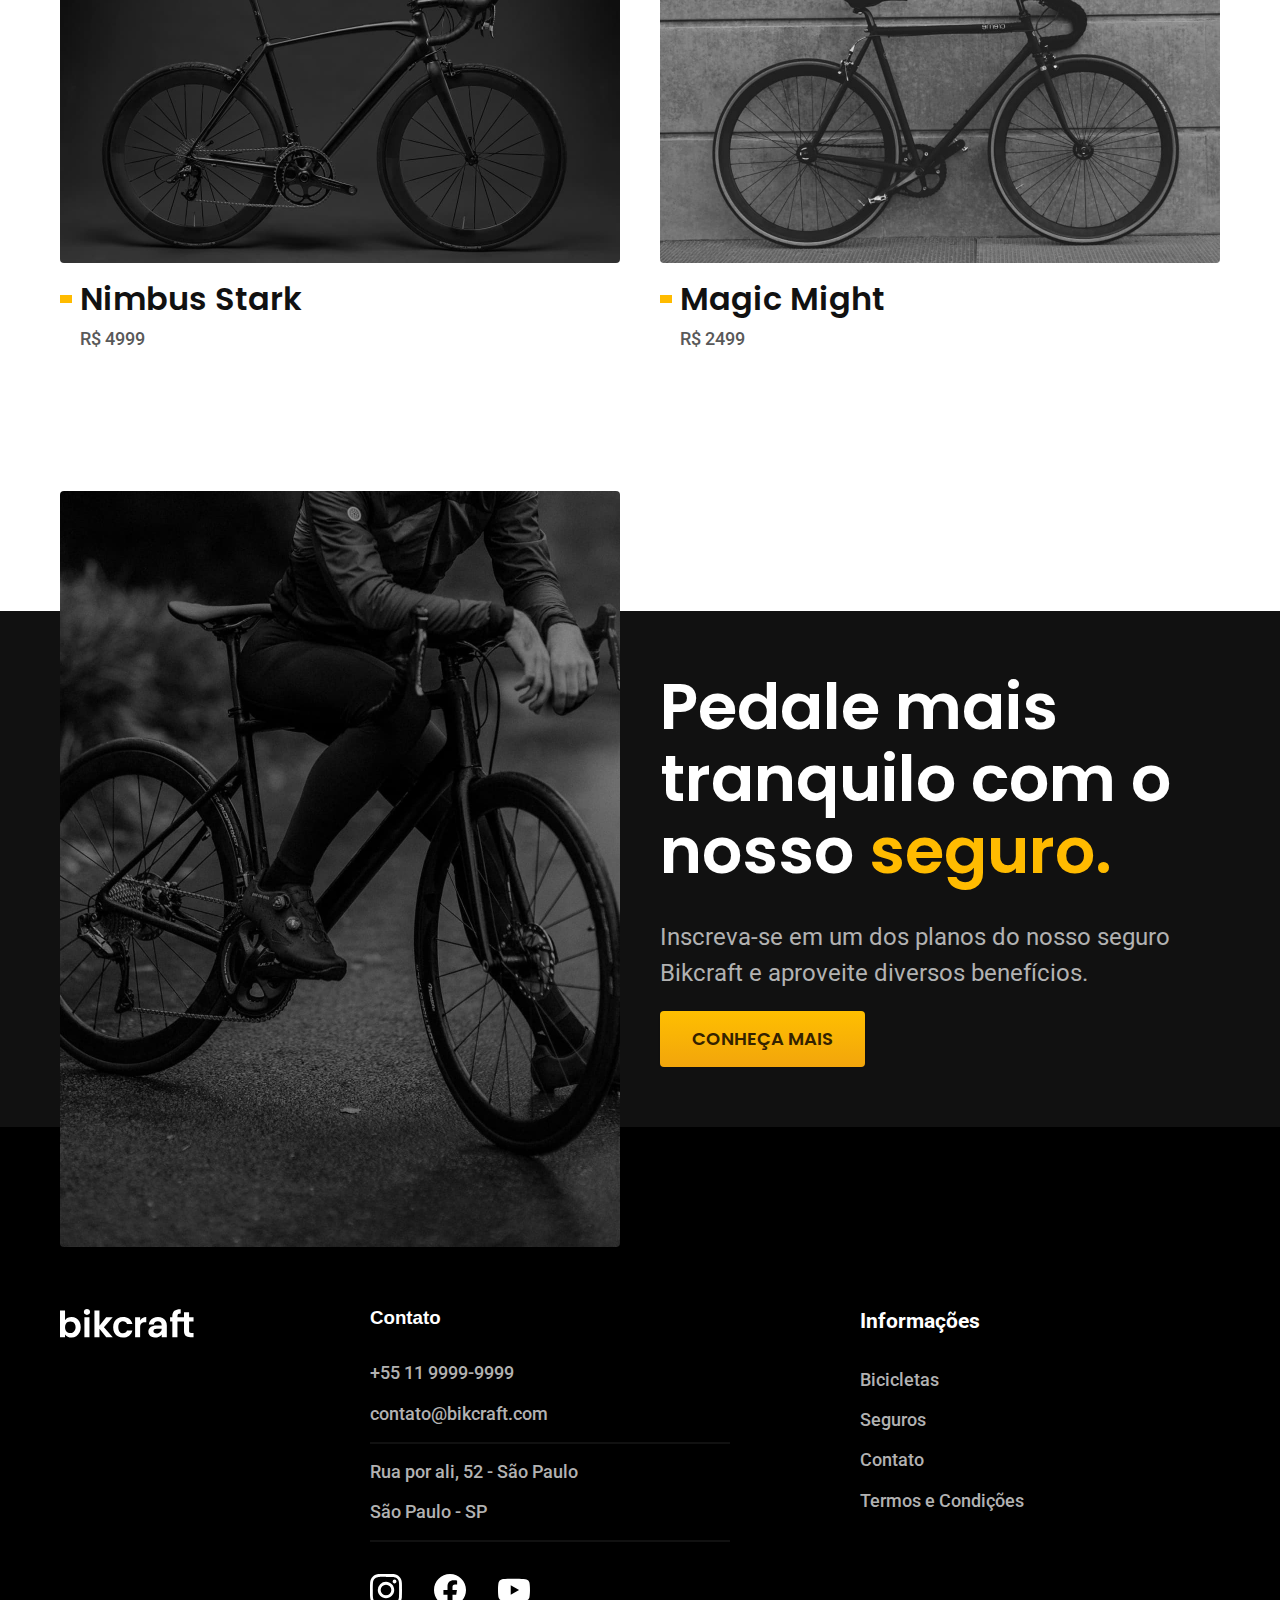
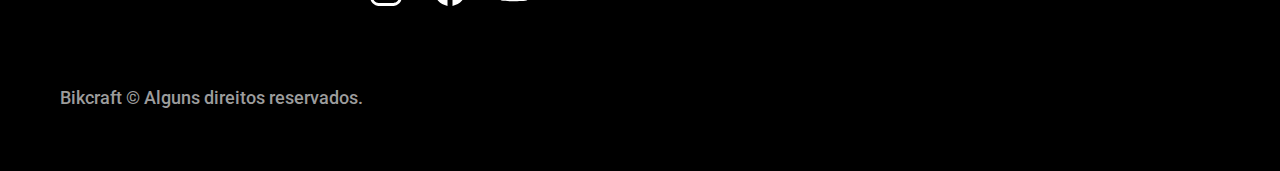
<file: bicicletas/nebula.html>
<!DOCTYPE html>
<html lang="pt-br">
  <head>
    <meta charset="UTF-8" />
    <meta name="viewport" content="width=device-width, initial-scale=1.0" />

    <title>Nebula | Bikcraft </title>
    <meta
      name="description"
      content="Termos e condições."
    />

    <link rel="stylesheet" href="../css/style.css" />
    <link rel="preconnect" href="https://fonts.googleapis.com" />
    <link rel="preconnect" href="https://fonts.gstatic.com" crossorigin />
    <link
      href="https://fonts.googleapis.com/css2?family=Merriweather:ital,wght@0,900;1,900&family=Poppins:wght@400;600&family=Roboto:wght@400;500&display=swap"
      rel="stylesheet"
    />
  </head>

  <body id="bicicleta">
    <header class="header-bg">
      <!-- bg = background que se expande ponta a ponta // estrutura disso c div p container -->
      <div class="header container">
        <a href="../"><img src="../img/bikcraft.svg" alt="Bikcraft" /></a>

        <nav aria-label="primaria">
          <ul class="header-menu font-1-m cor-0">
            <li><a href="../bicicletas.html">Bicicletas</a></li>
            <li><a href="../seguros.html">Seguros</a></li>
            <li><a href="../contato.html">Contato</a></li>
          </ul>
        </nav>
      </div>
    </header>

    <main class="titulo-bg">
      <div>
        <div class="titulo container">
          <p class="font-2-xl cor-5">R$ 3999</p>
          <h1 class="font-1-xxl cor-0">Nebula Cosmic<span class="cor-p1">.</span></h1>
        </div>
      </div>

      <div class="bicicleta container">
        <div class="bicicleta-imagens">
          <img src="../img/bicicleta/nimbus3.jpg" alt="">
          <img src="../img/bicicleta/nimbus1.jpg" alt="">
          <img src="../img/bicicleta/nimbus2.jpg" alt="">
        </div>

      <div class="bicicleta-conteudo">
        <p class="font-2-l cor-5">A Nebula Cosmic é a melhor Bikcraft já criada pela nossa equipe. Ela vem equipada com os melhores acessórios, o que garante maior velocidade.</p>
      <div class="bicicleta-comprar">
        <a class="botao" href="../orcamento.html">Comprar Agora</a>
        <span class="font-1-xs cor-6"><img src="../img/icones/entrega.svg" alt=""> entrega em 5 dias</span>
        <span class="font-1-xs cor-6"><img src="../img/icones/estoque.svg" alt=""> 18 em estoque</span>
       </div>
      

       <h2 class="font-1-xs cor-0">Informações</h2>
       <ul class="bicicleta-informacoes">
        <li>
          <img src="../img/icones/eletrica.svg" alt="">
          <h3 class="font-1-m cor-0">Motor Elétrico</h3>
          <p class="font-2-xs cor-5">Permite você viajar distâncias inimaginaveis com a sua bike.</p>
        </li>
        <li>
          <img src="../img/icones/velocidade.svg" alt="">
          <h3 class="font-1-m cor-0">50 km/h</h3>
          <p class="font-2-xs cor-5">A mais rápida bicicleta elétrica disponível hoje no mercado.</p>
        </li>
        <li>
          <img src="../img/icones/rastreador.svg" alt="">
          <h3 class="font-1-m cor-0">Rastreador</h3>
          <p class="font-2-xs cor-5">Rastreador e sistema anti-furto para garantir o seu sossego.</p>
        </li>
        <li>
          <img src="../img/icones/carbono.svg" alt="">
          <h3 class="font-1-m cor-0">Fibra de Carbono</h3>
          <p class="font-2-xs cor-5">Maior proteção possível para a sua Bikcraft com fibra de carbono.</p>
        </li>
       </ul>
       <h2 class="font-1-xs cor-0">Ficha Técnica</h2>
       <ul class="bicicleta-ficha font-2-s cor-4">
        <li>Peso <span>9 kg</span></li>
        <li>Altura <span>60 cm</span></li>
        <li>Largura <span>120 cm</span></li>
        <li>Profundidade <span>10 cm</span></li>
        <li>Marchas <span>16</span></li>
        <li>Roda <span>29</span></li>
       </ul>
       </div>
     </div>
    </main>
    
    <article class="bicicletas-lista container">
      <h2 class=" font-1-xxl">
        escolha a sua<span class="cor-p1">.</span>
      </h2>

      <ul>
        <li>
          <a href="./nimbus.html">
            <img src="../img/bicicletas/nimbus.jpg" alt="Bicicleta preta" />
            <h3 class="font-1-xl">Nimbus Stark</h3>
            <span class="font-2-m cor-8">R$ 4999</span>
          </a>
        </li>
        <li>
          <a href="./magic.html">
            <img src="../img/bicicletas/magic.jpg" alt="Bicicleta preta" />
            <h3 class="font-1-xl">Magic Might</h3>
            <span class="font-2-m cor-8">R$ 2499</span>
          </a>
        </li>
      </ul>
    </article>

    <article class="seguro-bg">
     <div class="seguro container">
      <div class="seguro-imagem">
        <img src="../img/fotos/seguros.jpg" alt="Pessoa parada em cima de uma bicicleta">
      </div>
      <div class="seguro-conteudo">
        <h2 class="font-1-xxl cor-0">Pedale mais tranquilo com o nosso <span class="cor-p1"> seguro.</span></h2>
        <p class="font-2-l cor-5">Inscreva-se em um dos planos do nosso seguro Bikcraft e aproveite diversos benefícios.</p>
        <a class="botao" href="../seguros.html">Conheça Mais</a>
      </div>
    </div>
    </article>

    <footer class="footer-bg">
      <div class="footer container">
        <img src="../img/bikcraft.svg" alt="Bikcraft">
      <div class="footer-contato">
        <h3 class="font-2-1-b cor-0">Contato</h3>
        <ul class="font-2-m cor-5">
          <li><a href="tel:+551199999999">+55 11 9999-9999</a></li>
          <li><a href="mailto:contato@bikcraft.com">contato@bikcraft.com</a></li>
          <li>Rua por ali, 52 - São Paulo</li>
          <li>São Paulo - SP</li>
        </ul>
        <div class="footer-redes">
          <a href="../">
            <img src="../img/redes/instagram.svg" alt="Instagram">
          </a>
          <a href="../">
            <img src="../img/redes/facebook.svg" alt="Facebook">
          </a>
          <a href="../">
            <img src="../img/redes/youtube.svg" alt="Youtube">
          </a>
        </div>
      
      </div>
      <div class="footer-informacoes font-2-m cor-5">
        <h3 class="font-2-1-b cor-0">Informações</h3>
        <nav>
          <ul>
            <li><a href="../bicicletas.html">Bicicletas</a></li>
            <li><a href="../seguros.html">Seguros</a></li>
            <li><a href="../contato.html">Contato</a></li>
            <li><a href="../termos.html">Termos e Condições</a></li>
          </ul>
        </nav>
      </div>
      <p class="footer-copy font-2-m cor-6">Bikcraft © Alguns direitos reservados.</p>
      </div>
    </footer>
  </body>
</html>
</file>
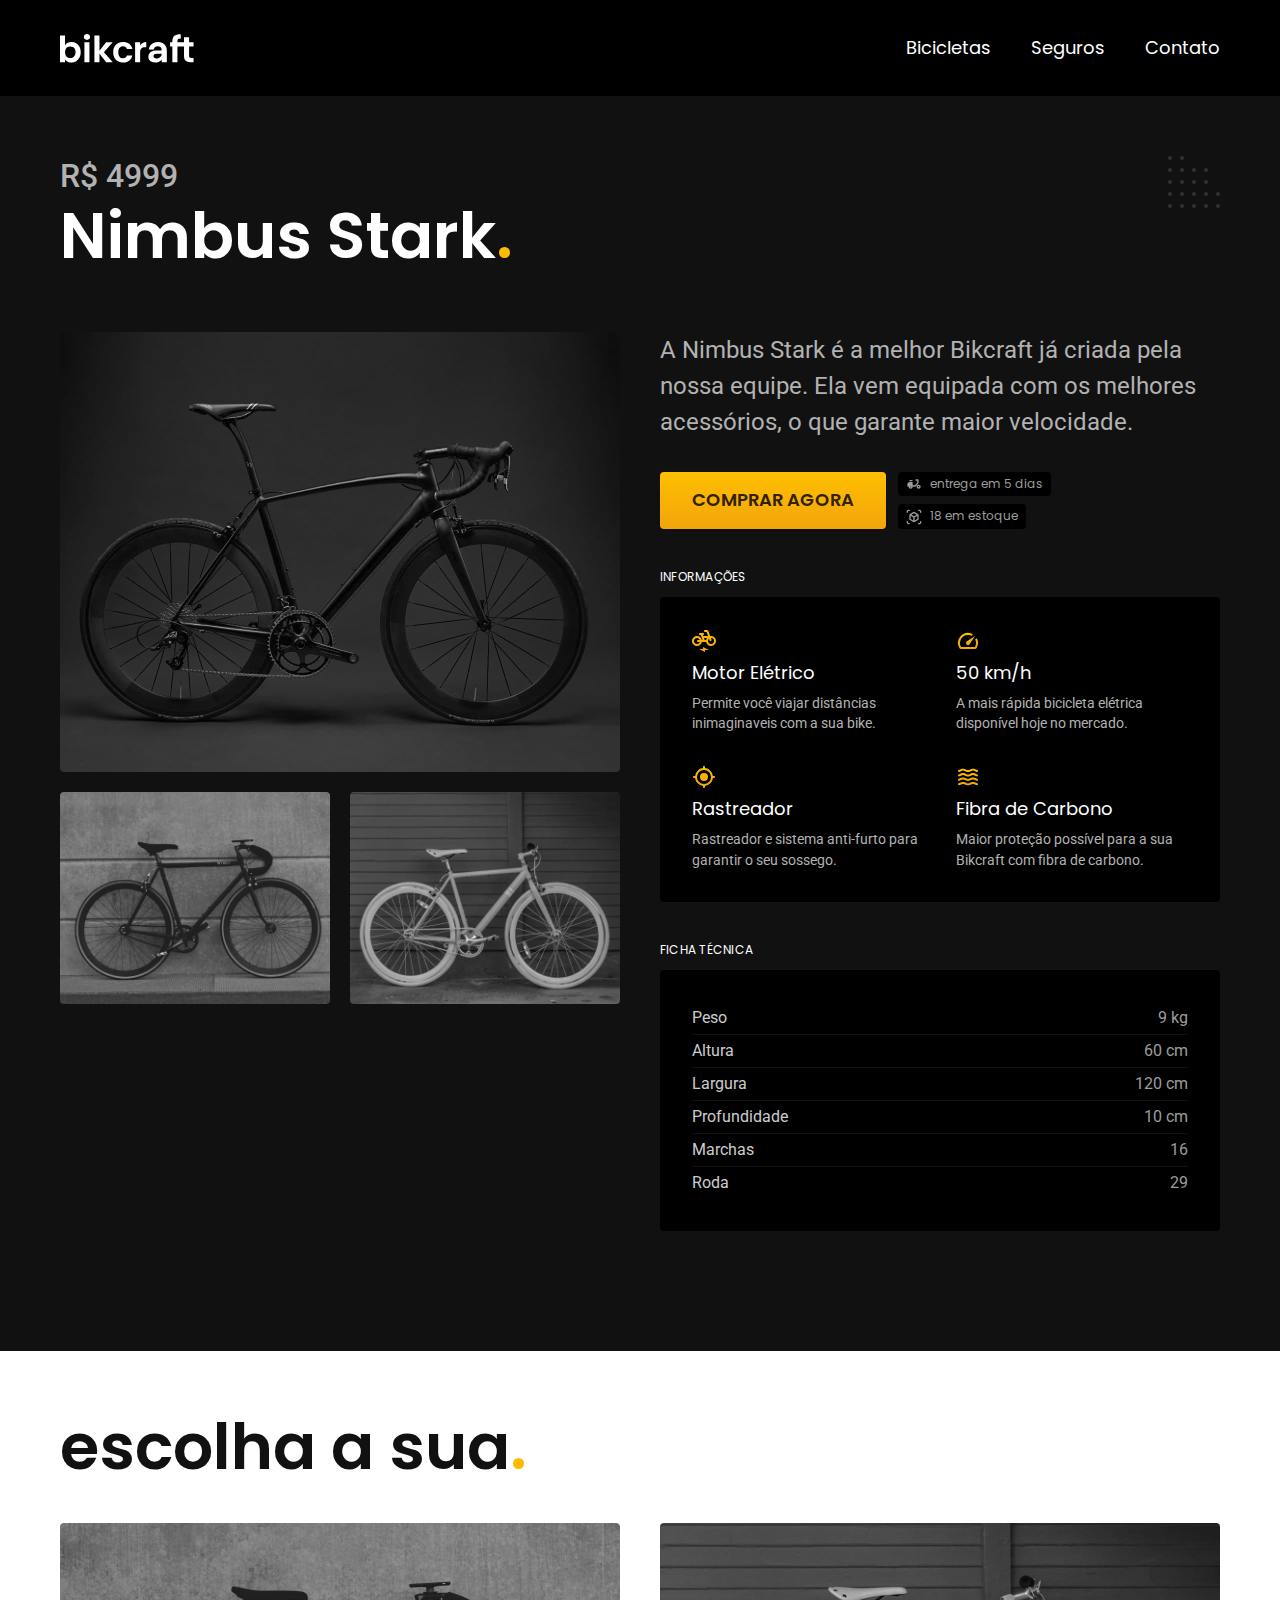
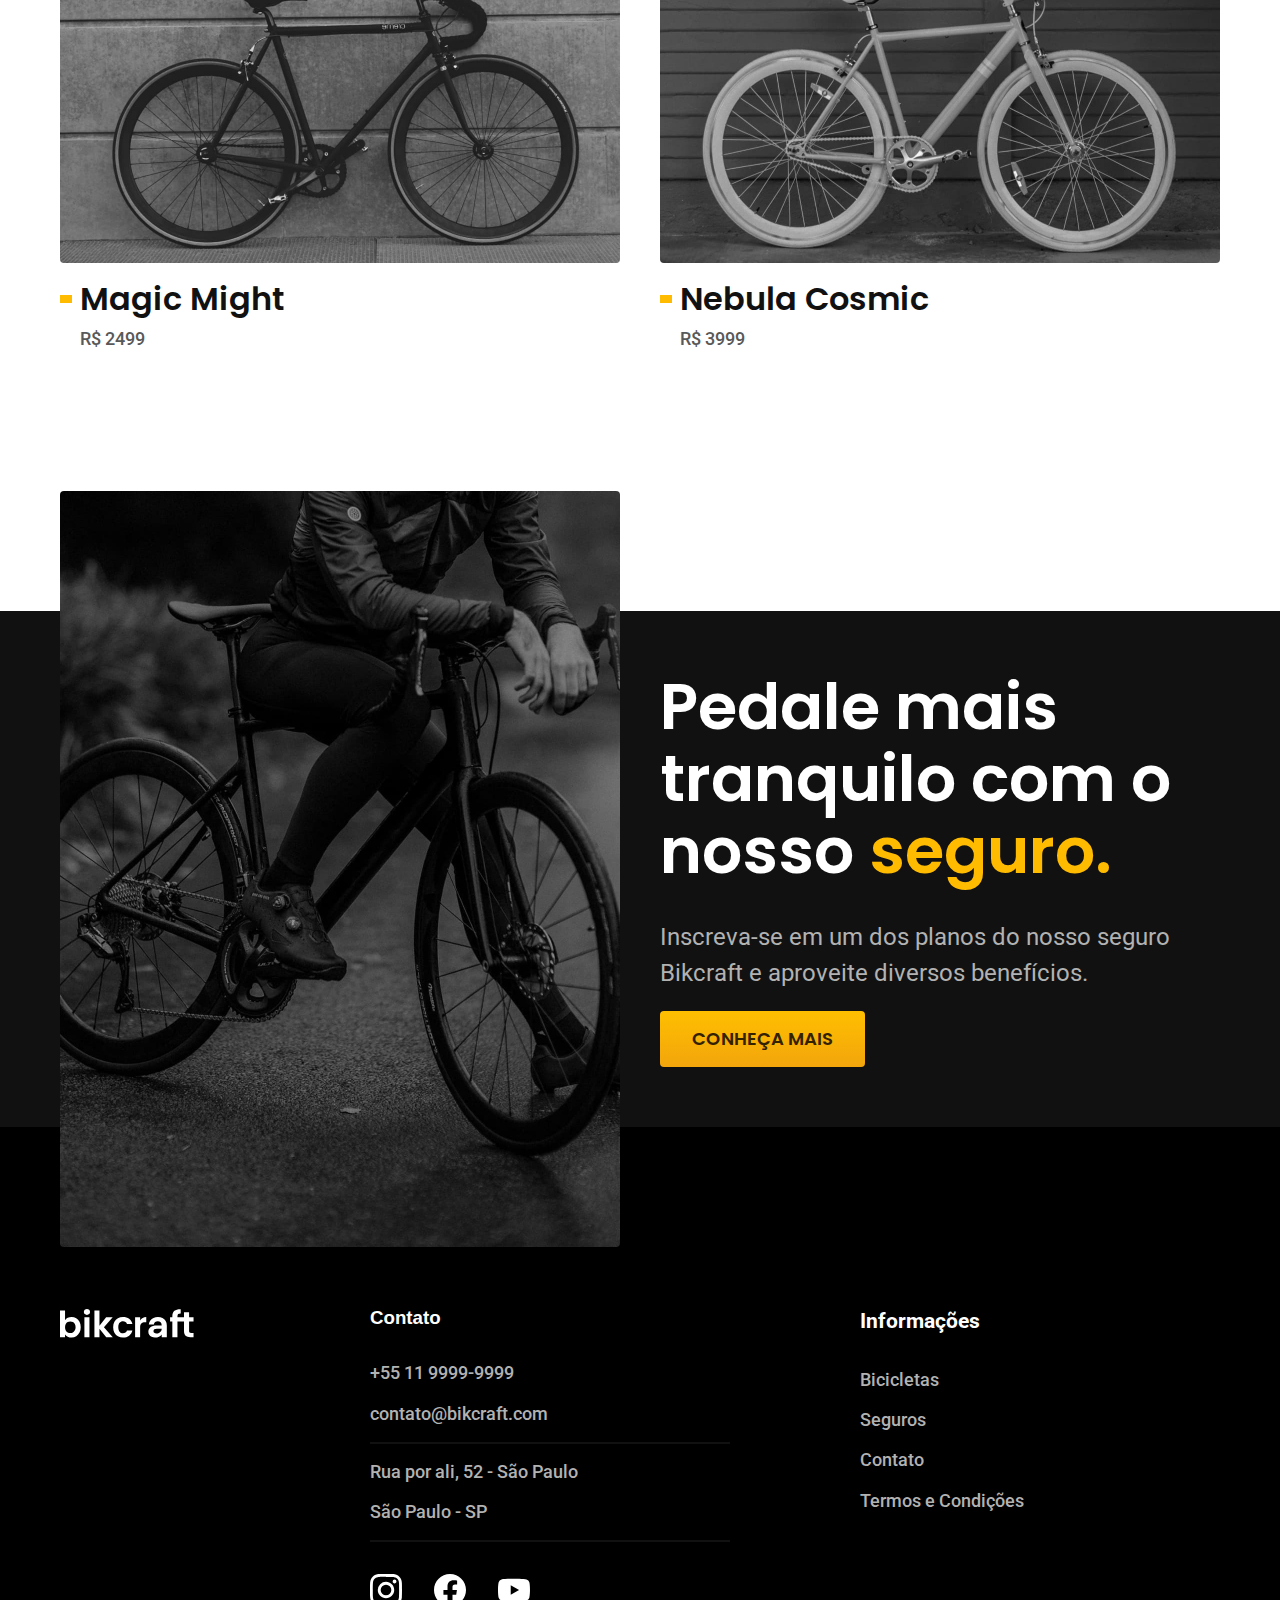
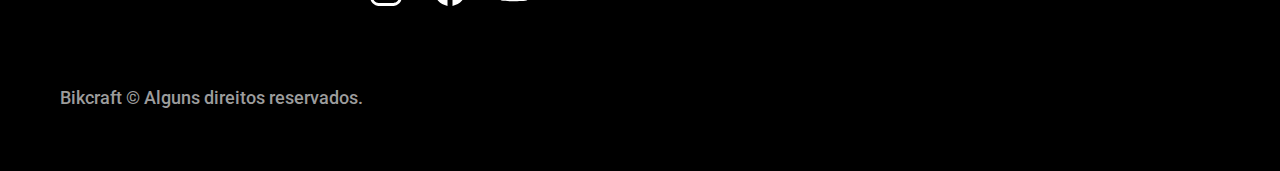
<file: bicicletas/nimbus.html>
<!DOCTYPE html>
<html lang="pt-br">
  <head>
    <meta charset="UTF-8" />
    <meta name="viewport" content="width=device-width, initial-scale=1.0" />

    <title>Nimbus | Bikcraft </title>
    <meta
      name="description"
      content="Termos e condições."
    />

    <link rel="stylesheet" href="../css/style.css" />
    <link rel="preconnect" href="https://fonts.googleapis.com" />
    <link rel="preconnect" href="https://fonts.gstatic.com" crossorigin />
    <link
      href="https://fonts.googleapis.com/css2?family=Merriweather:ital,wght@0,900;1,900&family=Poppins:wght@400;600&family=Roboto:wght@400;500&display=swap"
      rel="stylesheet"
    />
  </head>

  <body id="bicicleta">
    <header class="header-bg">
      <!-- bg = background que se expande ponta a ponta // estrutura disso c div p container -->
      <div class="header container">
        <a href="../"><img src="../img/bikcraft.svg" alt="Bikcraft" /></a>

        <nav aria-label="primaria">
          <ul class="header-menu font-1-m cor-0">
            <li><a href="../bicicletas.html">Bicicletas</a></li>
            <li><a href="../seguros.html">Seguros</a></li>
            <li><a href="../contato.html">Contato</a></li>
          </ul>
        </nav>
      </div>
    </header>

    <main class="titulo-bg">
      <div>
        <div class="titulo container">
          <p class="font-2-xl cor-5">R$ 4999</p>
          <h1 class="font-1-xxl cor-0">Nimbus Stark<span class="cor-p1">.</span></h1>
        </div>
      </div>

      <div class="bicicleta container">
        <div class="bicicleta-imagens">
          <img src="../img/bicicleta/nimbus1.jpg" alt="">
          <img src="../img/bicicleta/nimbus2.jpg" alt="">
          <img src="../img/bicicleta/nimbus3.jpg" alt="">
        </div>

      <div class="bicicleta-conteudo">
        <p class="font-2-l cor-5">A Nimbus Stark é a melhor Bikcraft já criada pela nossa equipe. Ela vem equipada com os melhores acessórios, o que garante maior velocidade.</p>
      <div class="bicicleta-comprar">
        <a class="botao" href="../orcamento.html">Comprar Agora</a>
        <span class="font-1-xs cor-6"><img src="../img/icones/entrega.svg" alt=""> entrega em 5 dias</span>
        <span class="font-1-xs cor-6"><img src="../img/icones/estoque.svg" alt=""> 18 em estoque</span>
       </div>
      

       <h2 class="font-1-xs cor-0">Informações</h2>
       <ul class="bicicleta-informacoes">
        <li>
          <img src="../img/icones/eletrica.svg" alt="">
          <h3 class="font-1-m cor-0">Motor Elétrico</h3>
          <p class="font-2-xs cor-5">Permite você viajar distâncias inimaginaveis com a sua bike.</p>
        </li>
        <li>
          <img src="../img/icones/velocidade.svg" alt="">
          <h3 class="font-1-m cor-0">50 km/h</h3>
          <p class="font-2-xs cor-5">A mais rápida bicicleta elétrica disponível hoje no mercado.</p>
        </li>
        <li>
          <img src="../img/icones/rastreador.svg" alt="">
          <h3 class="font-1-m cor-0">Rastreador</h3>
          <p class="font-2-xs cor-5">Rastreador e sistema anti-furto para garantir o seu sossego.</p>
        </li>
        <li>
          <img src="../img/icones/carbono.svg" alt="">
          <h3 class="font-1-m cor-0">Fibra de Carbono</h3>
          <p class="font-2-xs cor-5">Maior proteção possível para a sua Bikcraft com fibra de carbono.</p>
        </li>
       </ul>
       <h2 class="font-1-xs cor-0">Ficha Técnica</h2>
       <ul class="bicicleta-ficha font-2-s cor-4">
        <li>Peso <span>9 kg</span></li>
        <li>Altura <span>60 cm</span></li>
        <li>Largura <span>120 cm</span></li>
        <li>Profundidade <span>10 cm</span></li>
        <li>Marchas <span>16</span></li>
        <li>Roda <span>29</span></li>
       </ul>
       </div>
     </div>
    </main>
    
    <article class="bicicletas-lista container">
      <h2 class=" font-1-xxl">
        escolha a sua<span class="cor-p1">.</span>
      </h2>

      <ul>
        <li>
          <a href="./magic.html">
            <img src="../img/bicicletas/magic.jpg" alt="Bicicleta preta" />
            <h3 class="font-1-xl">Magic Might</h3>
            <span class="font-2-m cor-8">R$ 2499</span>
          </a>
        </li>
        <li>
          <a href="./nebula.html">
            <img src="../img/bicicletas/nebula.jpg" alt="Bicicleta preta" />
            <h3 class="font-1-xl">Nebula Cosmic</h3>
            <span class="font-2-m cor-8">R$ 3999</span>
          </a>
        </li>
      </ul>
    </article>

    <article class="seguro-bg">
     <div class="seguro container">
      <div class="seguro-imagem">
        <img src="../img/fotos/seguros.jpg" alt="Pessoa parada em cima de uma bicicleta">
      </div>
      <div class="seguro-conteudo">
        <h2 class="font-1-xxl cor-0">Pedale mais tranquilo com o nosso <span class="cor-p1"> seguro.</span></h2>
        <p class="font-2-l cor-5">Inscreva-se em um dos planos do nosso seguro Bikcraft e aproveite diversos benefícios.</p>
        <a class="botao" href="../seguros.html">Conheça Mais</a>
      </div>
    </div>
    </article>

    <footer class="footer-bg">
      <div class="footer container">
        <img src="../img/bikcraft.svg" alt="Bikcraft">
      <div class="footer-contato">
        <h3 class="font-2-1-b cor-0">Contato</h3>
        <ul class="font-2-m cor-5">
          <li><a href="tel:+551199999999">+55 11 9999-9999</a></li>
          <li><a href="mailto:contato@bikcraft.com">contato@bikcraft.com</a></li>
          <li>Rua por ali, 52 - São Paulo</li>
          <li>São Paulo - SP</li>
        </ul>
        <div class="footer-redes">
          <a href="../">
            <img src="../img/redes/instagram.svg" alt="Instagram">
          </a>
          <a href="../">
            <img src="../img/redes/facebook.svg" alt="Facebook">
          </a>
          <a href="../">
            <img src="../img/redes/youtube.svg" alt="Youtube">
          </a>
        </div>
      
      </div>
      <div class="footer-informacoes font-2-m cor-5">
        <h3 class="font-2-1-b cor-0">Informações</h3>
        <nav>
          <ul>
            <li><a href="../bicicletas.html">Bicicletas</a></li>
            <li><a href="../seguros.html">Seguros</a></li>
            <li><a href="../contato.html">Contato</a></li>
            <li><a href="../termos.html">Termos e Condições</a></li>
          </ul>
        </nav>
      </div>
      <p class="footer-copy font-2-m cor-6">Bikcraft © Alguns direitos reservados.</p>
      </div>
    </footer>
  </body>
</html>
</file>
<file: css/style.css>
@import "./global/global.css";
@import "./utilidades/tipografia.css";
@import "./utilidades/cores.css";

@import "./global/header.css";
@import "./global/footer.css";

 /* Utilidades */
@import "./utilidades/componentes.css";
@import "./utilidades/formulario.css";

/* home */
@import "./home/introducao.css";
@import "./home/tecnologia.css";
@import "./home/parceiros.css";
@import "./home/depoimento.css";

/* Bicicletas */
@import "./bicicletas/bicicletas-lista.css";
@import "./bicicletas/bicicletas.css";

/* Bicicleta */
@import "./bicicleta/bicicleta.css";
@import "./bicicleta/seguro.css";

/* Seguros */
@import "./seguros/seguros.css";
@import "./seguros/vantagens.css";
@import "./seguros/perguntas.css";

/* contato */
@import "./contato/contato.css";
@import "./contato/lojas.css";

/* Orçamento */
@import "./orcamento/orcamento.css";

/* termos */
@import "./termos/termos.css";
</file>
